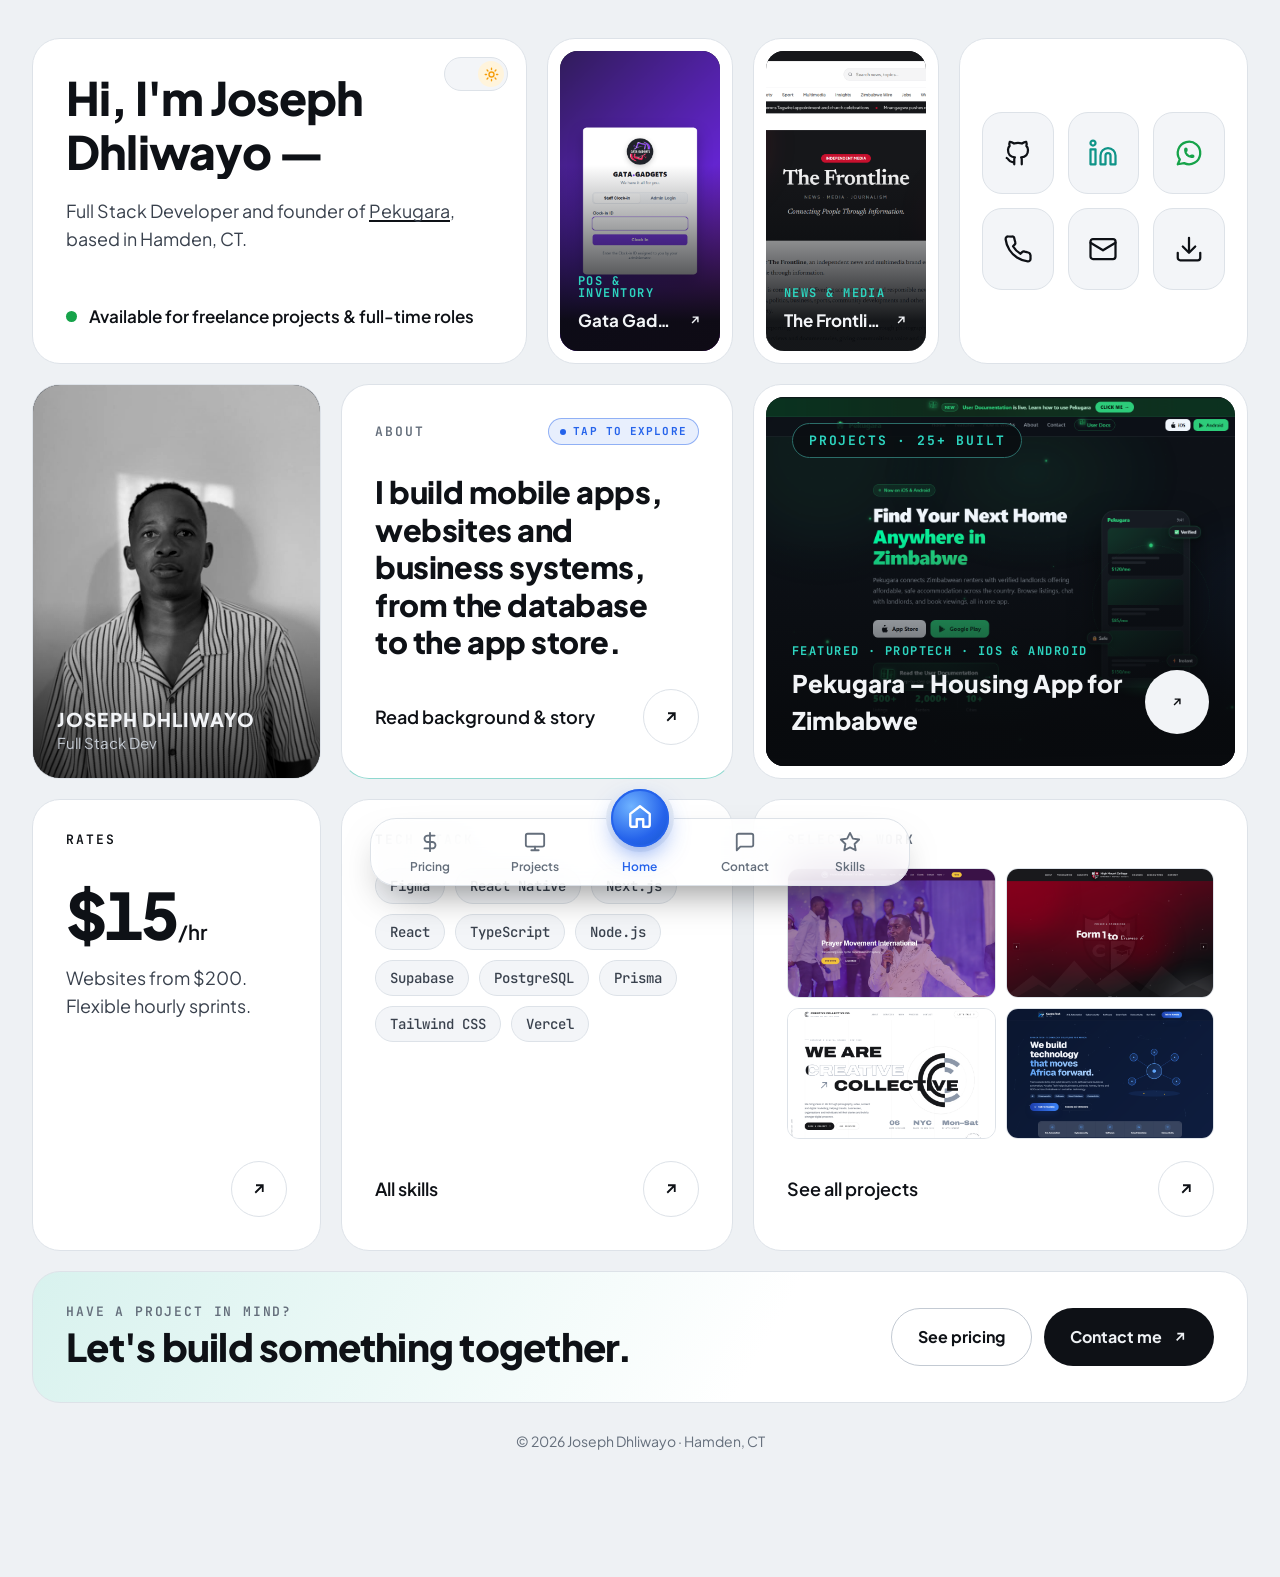
<file: index.html>
<!doctype html>
<html lang="en" data-theme="dark">
<head>
<meta charset="utf-8">
<meta name="viewport" content="width=device-width, initial-scale=1, viewport-fit=cover">
<title>Joseph Dhliwayo</title>
<meta name="description" content="Joseph Dhliwayo is a full stack developer and the founder of Pekugara. He builds mobile apps, websites and business systems.">
<meta name="theme-color" content="#0b0d10">
<link rel="icon" type="image/png" href="/favicon.png">
<link rel="apple-touch-icon" href="/apple-touch-icon.png">
<script>
  // Set the theme before paint so there is no flash; skip the dock intro after the first page.
  (function () {
    var d = document.documentElement, t = null;
    try { t = localStorage.getItem('theme'); } catch (e) {}
    if (!t) t = matchMedia('(prefers-color-scheme: light)').matches ? 'light' : 'dark';
    d.setAttribute('data-theme', t);
    try { if (sessionStorage.getItem('dock')) d.classList.add('dock-seen'); sessionStorage.setItem('dock', 1); } catch (e) {}
  })();
</script>
<link rel="preconnect" href="https://fonts.googleapis.com">
<link rel="preconnect" href="https://fonts.gstatic.com" crossorigin>
<link rel="stylesheet" href="https://fonts.googleapis.com/css2?family=Plus+Jakarta+Sans:wght@400;500;600;700;800&family=JetBrains+Mono:wght@500;600&display=swap">
<link rel="stylesheet" href="styles.css">
</head>
<body>
<div class="wrap">
  <main class="grid home-grid">

    <section class="tile hero">
      <button class="theme" id="theme" type="button" aria-label="Switch light or dark theme">
        <span class="knob">
          <svg class="moon" viewBox="0 0 24 24" fill="none" stroke="currentColor" stroke-width="2.2" stroke-linecap="round" stroke-linejoin="round"><path d="M21 12.8A9 9 0 1 1 11.2 3a7 7 0 0 0 9.8 9.8z"/></svg>
          <svg class="sun" viewBox="0 0 24 24" fill="none" stroke="currentColor" stroke-width="2.2" stroke-linecap="round"><circle cx="12" cy="12" r="4"/><path d="M12 2v2M12 20v2M4.9 4.9l1.4 1.4M17.7 17.7l1.4 1.4M2 12h2M20 12h2M4.9 19.1l1.4-1.4M17.7 6.3l1.4-1.4"/></svg>
        </span>
      </button>
      <div>
        <h1 data-split>Hi, I'm Joseph Dhliwayo —</h1>
        <p>Full Stack Developer and founder of <a href="https://www.pekugara.com" target="_blank" rel="noopener">Pekugara</a>, based in Hamden, CT.</p>
      </div>
      <div class="status"><span class="dot"></span> Available for freelance projects &amp; full-time roles</div>
    </section>

    <a class="tile proj-sm" href="https://gatagadgets.store" target="_blank" rel="noopener">
      <div class="shot">
        <img src="images/gata.png" alt="Gata Gadgets receipts and inventory system" style="object-position: center">
        <div class="kind">POS &amp; Inventory</div>
        <div class="name"><span>Gata Gadgets</span><svg viewBox="0 0 24 24" fill="none" stroke="currentColor" stroke-width="2.4"><path d="M7 17 17 7M8 7h9v9"/></svg></div>
      </div>
    </a>

    <a class="tile proj-sm" href="https://the-frontline.vercel.app" target="_blank" rel="noopener">
      <div class="shot">
        <img src="images/frontline.png" alt="The Frontline news website" style="object-position: center 35%">
        <div class="kind">News &amp; Media</div>
        <div class="name"><span>The Frontline</span><svg viewBox="0 0 24 24" fill="none" stroke="currentColor" stroke-width="2.4"><path d="M7 17 17 7M8 7h9v9"/></svg></div>
      </div>
    </a>

    <nav class="tile socials" aria-label="Contact links">
      <a class="icon-btn" href="https://github.com/JosephDhliwayo" target="_blank" rel="noopener" aria-label="GitHub">
        <svg viewBox="0 0 24 24" fill="none" stroke="currentColor" stroke-width="1.8" stroke-linecap="round" stroke-linejoin="round"><path d="M9 19c-4.3 1.4-4.3-2.5-6-3m12 5v-3.5c0-1 .1-1.4-.5-2 2.8-.3 5.5-1.4 5.5-6a4.6 4.6 0 0 0-1.3-3.2 4.2 4.2 0 0 0-.1-3.2s-1.1-.3-3.5 1.3a12.3 12.3 0 0 0-6.2 0C6.5 2.8 5.4 3.1 5.4 3.1a4.2 4.2 0 0 0-.1 3.2A4.6 4.6 0 0 0 4 9.5c0 4.6 2.7 5.7 5.5 6-.6.6-.6 1.2-.5 2V21"/></svg>
      </a>
      <a class="icon-btn c-teal" href="https://www.linkedin.com/in/joseph-dhliwayo-12b90b17b" target="_blank" rel="noopener" aria-label="LinkedIn">
        <svg viewBox="0 0 24 24" fill="none" stroke="currentColor" stroke-width="1.8" stroke-linecap="round" stroke-linejoin="round"><path d="M16 8a6 6 0 0 1 6 6v7h-4v-7a2 2 0 0 0-4 0v7h-4v-7a6 6 0 0 1 6-6zM2 9h4v12H2z"/><circle cx="4" cy="4" r="2"/></svg>
      </a>
      <a class="icon-btn c-green" href="https://wa.me/12035034159" target="_blank" rel="noopener" aria-label="WhatsApp">
        <svg viewBox="0 0 24 24" fill="none" stroke="currentColor" stroke-width="1.8" stroke-linecap="round" stroke-linejoin="round"><path d="M3 21l1.65-3.8a9 9 0 1 1 3.4 2.9L3 21"/><path d="M9 10a.5.5 0 0 0 1 0V9a.5.5 0 0 0-1 0v1a5 5 0 0 0 5 5h1a.5.5 0 0 0 0-1h-1a.5.5 0 0 0 0 1"/></svg>
      </a>
      <a class="icon-btn" href="tel:+12035034159" aria-label="Call (203) 503-4159">
        <svg viewBox="0 0 24 24" fill="none" stroke="currentColor" stroke-width="1.8" stroke-linecap="round" stroke-linejoin="round"><path d="M22 16.9v3a2 2 0 0 1-2.2 2 19.8 19.8 0 0 1-8.6-3.1 19.5 19.5 0 0 1-6-6A19.8 19.8 0 0 1 2.1 4.2 2 2 0 0 1 4.1 2h3a2 2 0 0 1 2 1.7c.1.9.4 1.8.7 2.7a2 2 0 0 1-.5 2.1L8 9.8a16 16 0 0 0 6 6l1.3-1.3a2 2 0 0 1 2.1-.4c.9.3 1.8.6 2.7.7a2 2 0 0 1 1.7 2z"/></svg>
      </a>
      <a class="icon-btn" href="mailto:mrdhliwayojoseph@gmail.com" aria-label="Email mrdhliwayojoseph@gmail.com">
        <svg viewBox="0 0 24 24" fill="none" stroke="currentColor" stroke-width="1.8" stroke-linecap="round" stroke-linejoin="round"><rect x="2" y="4" width="20" height="16" rx="2"/><path d="m22 7-10 6L2 7"/></svg>
      </a>
      <a class="icon-btn" href="/contact#cv" aria-label="Download my CVs">
        <svg viewBox="0 0 24 24" fill="none" stroke="currentColor" stroke-width="1.8" stroke-linecap="round" stroke-linejoin="round"><path d="M21 15v4a2 2 0 0 1-2 2H5a2 2 0 0 1-2-2v-4M7 10l5 5 5-5M12 15V3"/></svg>
      </a>
    </nav>

    <!-- PHOTO: save your photo as photo.jpg next to this file -->
    <figure class="tile photo">
      <div class="initials">JD</div>
      <img src="photo.jpg" alt="Joseph Dhliwayo" onerror="this.remove()">
      <figcaption class="cap"><b>Joseph Dhliwayo</b><span>Full Stack Dev</span></figcaption>
    </figure>

    <a class="tile about" href="/skills">
      <div class="about-top"><span class="label">About</span><span class="explore"><i></i>Tap to explore</span></div>
      <h2>I build mobile apps, websites and business systems, from the database to the app store.</h2>
      <div class="row-end">Read background &amp; story <span class="arrow"><svg viewBox="0 0 24 24" fill="none" stroke="currentColor" stroke-width="2.4"><path d="M7 17 17 7M8 7h9v9"/></svg></span></div>
    </a>

    <a class="tile feature" href="/projects">
      <div class="shot">
        <img src="images/pekugara.png" alt="Pekugara website">
        <span class="badge">Projects · <span data-count="30">30</span>+ built</span>
        <div class="kind">Featured · Proptech · iOS &amp; Android</div>
        <div class="name"><span>Pekugara – Housing App for Zimbabwe</span><span class="arrow"><svg viewBox="0 0 24 24" fill="none" stroke="currentColor" stroke-width="2.4"><path d="M7 17 17 7M8 7h9v9"/></svg></span></div>
      </div>
    </a>

    <a class="tile rates" href="/pricing">
      <div class="label" style="color:var(--fg)">Rates</div>
      <div class="price">$<span data-count="20">20</span><small>/hr</small></div>
      <p>Websites from $200. Flexible hourly sprints.</p>
      <div class="row-end"><span class="arrow"><svg viewBox="0 0 24 24" fill="none" stroke="currentColor" stroke-width="2.4"><path d="M7 17 17 7M8 7h9v9"/></svg></span></div>
    </a>

    <a class="tile stack" href="/skills">
      <div class="label">Tech stack</div>
      <div class="chips">
        <span class="chip">Figma</span><span class="chip">React Native</span><span class="chip">Next.js</span>
        <span class="chip">React</span><span class="chip">TypeScript</span><span class="chip">Node.js</span>
        <span class="chip">Supabase</span><span class="chip">PostgreSQL</span><span class="chip">Prisma</span>
        <span class="chip">Tailwind CSS</span><span class="chip">Vercel</span>
      </div>
      <div class="row-end">All skills <span class="arrow"><svg viewBox="0 0 24 24" fill="none" stroke="currentColor" stroke-width="2.4"><path d="M7 17 17 7M8 7h9v9"/></svg></span></div>
    </a>

    <a class="tile exp" href="/projects">
      <div class="label">Selected work</div>
      <div class="mini-grid">
        <img src="images/prayer.png" alt="Prayer Movement International" loading="lazy">
        <img src="images/highmount.png" alt="High Mount College" loading="lazy">
        <img src="images/creative.png" alt="Creative Collective Co." loading="lazy">
        <img src="images/kuvaka.png" alt="Kuvaka Tech" loading="lazy">
      </div>
      <div class="row-end">See all projects <span class="arrow"><svg viewBox="0 0 24 24" fill="none" stroke="currentColor" stroke-width="2.4"><path d="M7 17 17 7M8 7h9v9"/></svg></span></div>
    </a>

    <section class="tile cta">
      <div>
        <div class="label">Have a project in mind?</div>
        <h2>Let's build something together.</h2>
      </div>
      <div class="cta-actions">
        <a class="btn ghost" href="/pricing">See pricing</a>
        <a class="btn" href="/contact">Contact me <svg viewBox="0 0 24 24" fill="none" stroke="currentColor" stroke-width="2.4"><path d="M7 17 17 7M8 7h9v9"/></svg></a>
      </div>
    </section>

  </main>
  <footer>© <span id="yr">2026</span> Joseph Dhliwayo · Hamden, CT</footer>
</div>

<nav class="dock" aria-label="Pages">
  <a href="/pricing" data-page="pricing">
    <svg viewBox="0 0 24 24" fill="none" stroke="currentColor" stroke-width="2" stroke-linecap="round" stroke-linejoin="round"><path d="M12 2v20M17 5H9.5a3.5 3.5 0 0 0 0 7h5a3.5 3.5 0 0 1 0 7H6"/></svg>Pricing
  </a>
  <a href="/projects" data-page="projects">
    <svg viewBox="0 0 24 24" fill="none" stroke="currentColor" stroke-width="2" stroke-linecap="round" stroke-linejoin="round"><rect x="2" y="3" width="20" height="14" rx="2"/><path d="M8 21h8M12 17v4"/></svg>Projects
  </a>
  <a href="/" data-page="home" class="home active" aria-current="page">
    <span class="orb"><svg viewBox="0 0 24 24" fill="none" stroke="currentColor" stroke-width="2.2" stroke-linecap="round" stroke-linejoin="round"><path d="m3 10 9-7 9 7v10a2 2 0 0 1-2 2h-4v-7H9v7H5a2 2 0 0 1-2-2z"/></svg></span>Home
  </a>
  <a href="/contact" data-page="contact">
    <svg viewBox="0 0 24 24" fill="none" stroke="currentColor" stroke-width="2" stroke-linecap="round" stroke-linejoin="round"><path d="M21 15a2 2 0 0 1-2 2H7l-4 4V5a2 2 0 0 1 2-2h14a2 2 0 0 1 2 2z"/></svg>Contact
  </a>
  <a href="/skills" data-page="skills">
    <svg viewBox="0 0 24 24" fill="none" stroke="currentColor" stroke-width="2" stroke-linecap="round" stroke-linejoin="round"><path d="m12 2 3.1 6.3 6.9 1-5 4.9 1.2 6.8L12 17.8 5.8 21l1.2-6.8-5-4.9 6.9-1z"/></svg>Skills
  </a>
</nav>

<script src="main.js"></script>
</body>
</html>
</file>
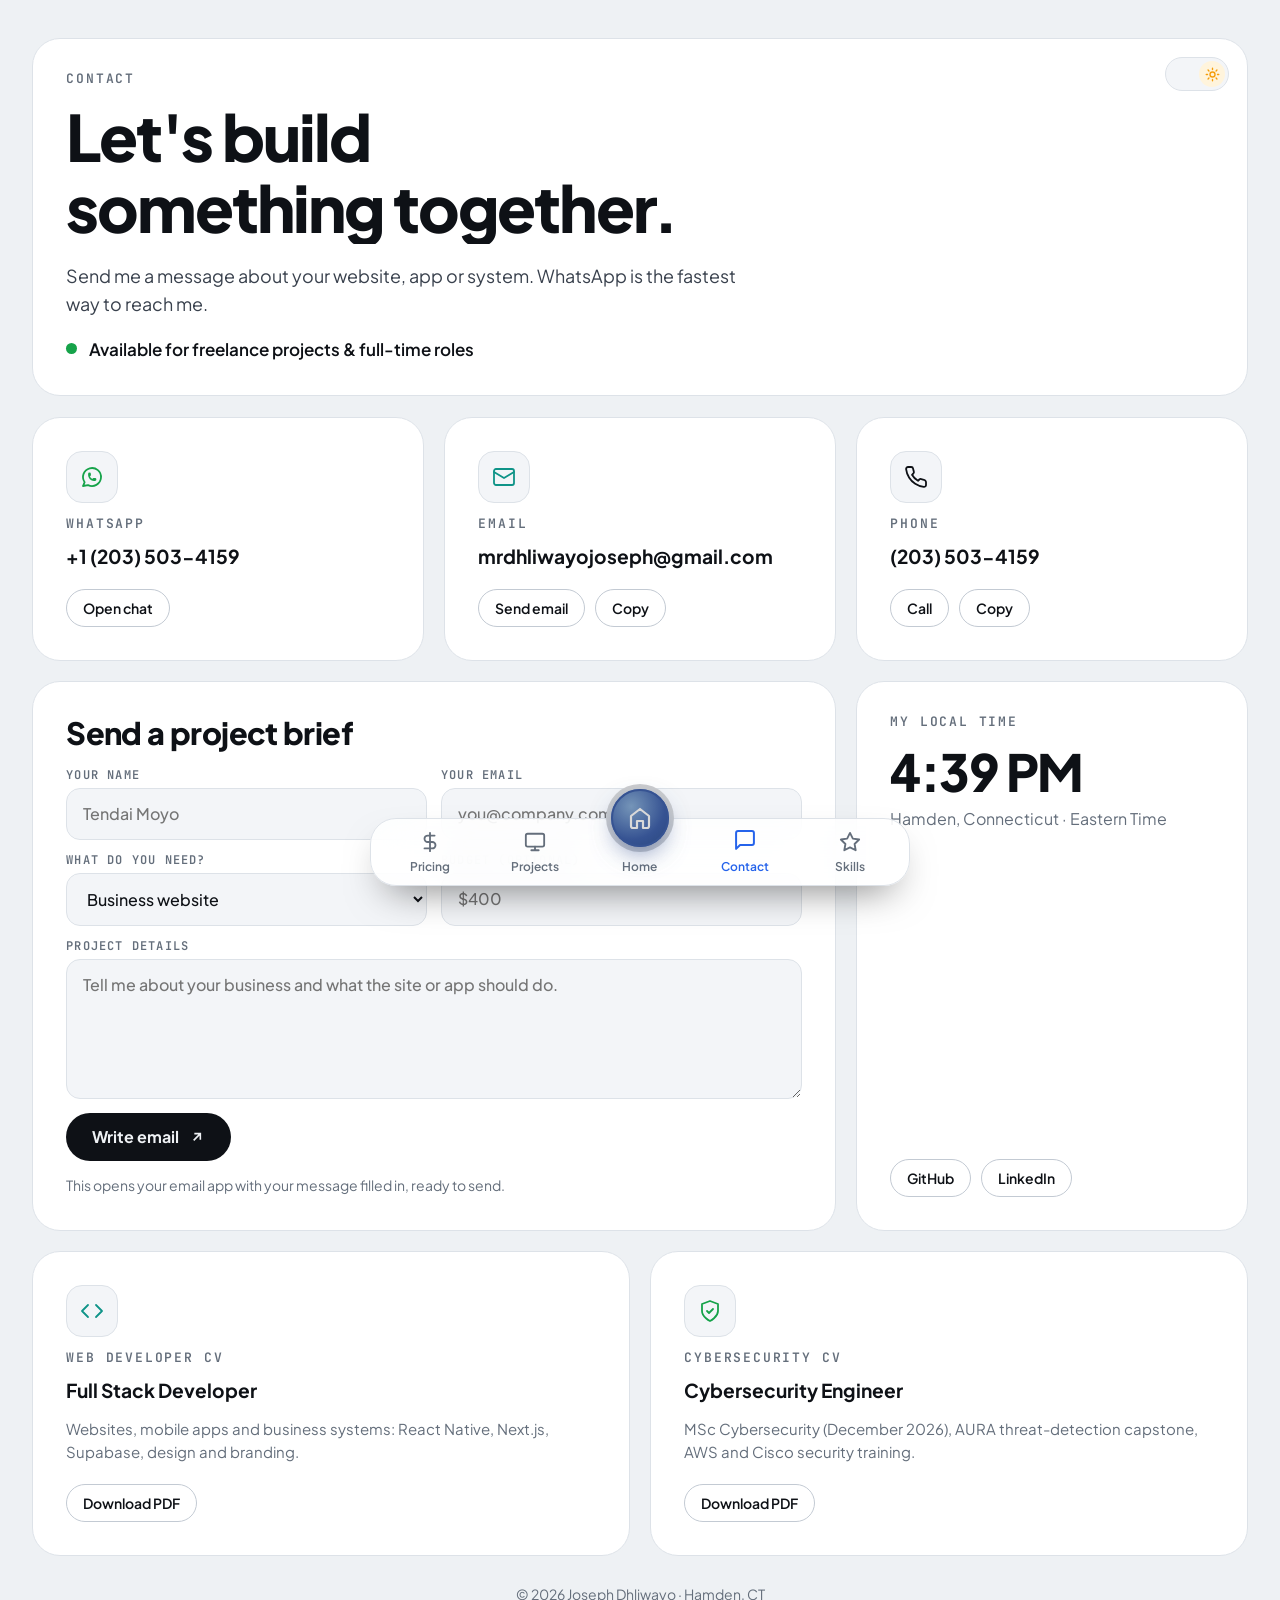
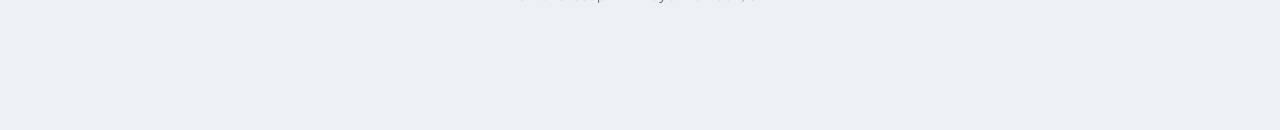
<file: contact.html>
<!doctype html>
<html lang="en" data-theme="dark">
<head>
<meta charset="utf-8">
<meta name="viewport" content="width=device-width, initial-scale=1, viewport-fit=cover">
<title>Contact · Joseph Dhliwayo</title>
<meta name="description" content="Contact Joseph Dhliwayo by WhatsApp, email or phone about your project.">
<meta name="theme-color" content="#0b0d10">
<link rel="icon" type="image/png" href="/favicon.png">
<link rel="apple-touch-icon" href="/apple-touch-icon.png">
<script>
  // Set the theme before paint so there is no flash; skip the dock intro after the first page.
  (function () {
    var d = document.documentElement, t = null;
    try { t = localStorage.getItem('theme'); } catch (e) {}
    if (!t) t = matchMedia('(prefers-color-scheme: light)').matches ? 'light' : 'dark';
    d.setAttribute('data-theme', t);
    try { if (sessionStorage.getItem('dock')) d.classList.add('dock-seen'); sessionStorage.setItem('dock', 1); } catch (e) {}
  })();
</script>
<link rel="preconnect" href="https://fonts.googleapis.com">
<link rel="preconnect" href="https://fonts.gstatic.com" crossorigin>
<link rel="stylesheet" href="https://fonts.googleapis.com/css2?family=Plus+Jakarta+Sans:wght@400;500;600;700;800&family=JetBrains+Mono:wght@500;600&display=swap">
<link rel="stylesheet" href="styles.css">
</head>
<body>
<div class="wrap">
  <main class="grid">

    <section class="tile page-head">
      <button class="theme" id="theme" type="button" aria-label="Switch light or dark theme">
        <span class="knob">
          <svg class="moon" viewBox="0 0 24 24" fill="none" stroke="currentColor" stroke-width="2.2" stroke-linecap="round" stroke-linejoin="round"><path d="M21 12.8A9 9 0 1 1 11.2 3a7 7 0 0 0 9.8 9.8z"/></svg>
          <svg class="sun" viewBox="0 0 24 24" fill="none" stroke="currentColor" stroke-width="2.2" stroke-linecap="round"><circle cx="12" cy="12" r="4"/><path d="M12 2v2M12 20v2M4.9 4.9l1.4 1.4M17.7 17.7l1.4 1.4M2 12h2M20 12h2M4.9 19.1l1.4-1.4M17.7 6.3l1.4-1.4"/></svg>
        </span>
      </button>
      <div class="label">Contact</div>
      <h1 data-split>Let's build something together.</h1>
      <p>Send me a message about your website, app or system. WhatsApp is the fastest way to reach me.</p>
      <div class="status"><span class="dot"></span> Available for freelance projects &amp; full-time roles</div>
    </section>

    <section class="tile c-card">
      <span class="c-icon c-green"><svg viewBox="0 0 24 24" fill="none" stroke="currentColor" stroke-width="1.8" stroke-linecap="round" stroke-linejoin="round"><path d="M3 21l1.65-3.8a9 9 0 1 1 3.4 2.9L3 21"/><path d="M9 10a.5.5 0 0 0 1 0V9a.5.5 0 0 0-1 0v1a5 5 0 0 0 5 5h1a.5.5 0 0 0 0-1h-1a.5.5 0 0 0 0 1"/></svg></span>
      <span class="label">WhatsApp</span>
      <span class="val">+1 (203) 503-4159</span>
      <div class="actions">
        <a class="pill" href="https://wa.me/12035034159" target="_blank" rel="noopener">Open chat</a>
      </div>
    </section>

    <section class="tile c-card">
      <span class="c-icon c-teal"><svg viewBox="0 0 24 24" fill="none" stroke="currentColor" stroke-width="1.8" stroke-linecap="round" stroke-linejoin="round"><rect x="2" y="4" width="20" height="16" rx="2"/><path d="m22 7-10 6L2 7"/></svg></span>
      <span class="label">Email</span>
      <span class="val">mrdhliwayojoseph@gmail.com</span>
      <div class="actions">
        <a class="pill" href="mailto:mrdhliwayojoseph@gmail.com">Send email</a>
        <button class="pill" type="button" data-copy="mrdhliwayojoseph@gmail.com">Copy</button>
      </div>
    </section>

    <section class="tile c-card">
      <span class="c-icon"><svg viewBox="0 0 24 24" fill="none" stroke="currentColor" stroke-width="1.8" stroke-linecap="round" stroke-linejoin="round"><path d="M22 16.9v3a2 2 0 0 1-2.2 2 19.8 19.8 0 0 1-8.6-3.1 19.5 19.5 0 0 1-6-6A19.8 19.8 0 0 1 2.1 4.2 2 2 0 0 1 4.1 2h3a2 2 0 0 1 2 1.7c.1.9.4 1.8.7 2.7a2 2 0 0 1-.5 2.1L8 9.8a16 16 0 0 0 6 6l1.3-1.3a2 2 0 0 1 2.1-.4c.9.3 1.8.6 2.7.7a2 2 0 0 1 1.7 2z"/></svg></span>
      <span class="label">Phone</span>
      <span class="val">(203) 503-4159</span>
      <div class="actions">
        <a class="pill" href="tel:+12035034159">Call</a>
        <button class="pill" type="button" data-copy="+1 203 503 4159">Copy</button>
      </div>
    </section>

    <section class="tile form-tile">
      <h2>Send a project brief</h2>
      <form id="contact-form">
        <div class="field"><label for="name">Your name</label><input id="name" name="name" required autocomplete="name" placeholder="Tendai Moyo"></div>
        <div class="field"><label for="email">Your email</label><input id="email" name="email" type="email" required autocomplete="email" placeholder="you@company.com"></div>
        <div class="field"><label for="topic">What do you need?</label>
          <select id="topic" name="topic">
            <option>Business website</option>
            <option>Landing page</option>
            <option>Web app or system</option>
            <option>Mobile app</option>
            <option>Hourly work</option>
            <option>Full-time role</option>
          </select>
        </div>
        <div class="field"><label for="budget">Budget (optional)</label><input id="budget" name="budget" placeholder="$400"></div>
        <div class="field full"><label for="message">Project details</label><textarea id="message" name="message" required placeholder="Tell me about your business and what the site or app should do."></textarea></div>
        <button class="btn" type="submit">Write email <svg viewBox="0 0 24 24" fill="none" stroke="currentColor" stroke-width="2.4"><path d="M7 17 17 7M8 7h9v9"/></svg></button>
        <p class="form-note">This opens your email app with your message filled in, ready to send.</p>
      </form>
    </section>

    <section class="tile clock-tile">
      <span class="label">My local time</span>
      <div class="clock" id="clock">–</div>
      <p>Hamden, Connecticut · Eastern Time</p>
      <div class="actions" style="display:flex;gap:10px;flex-wrap:wrap;margin-top:auto;padding-top:12px">
        <a class="pill" href="https://github.com/JosephDhliwayo" target="_blank" rel="noopener">GitHub</a>
        <a class="pill" href="https://www.linkedin.com/in/joseph-dhliwayo-12b90b17b" target="_blank" rel="noopener">LinkedIn</a>
      </div>
    </section>

    <section class="tile c-card cv-card" id="cv">
      <span class="c-icon c-teal"><svg viewBox="0 0 24 24" fill="none" stroke="currentColor" stroke-width="1.8" stroke-linecap="round" stroke-linejoin="round"><path d="m16 18 6-6-6-6M8 6l-6 6 6 6"/></svg></span>
      <span class="label">Web Developer CV</span>
      <span class="val">Full Stack Developer</span>
      <p class="cv-desc">Websites, mobile apps and business systems: React Native, Next.js, Supabase, design and branding.</p>
      <div class="actions">
        <a class="pill" href="cv.pdf" download="Joseph Dhliwayo CV - Full Stack Developer.pdf">Download PDF</a>
      </div>
    </section>

    <section class="tile c-card cv-card">
      <span class="c-icon c-green"><svg viewBox="0 0 24 24" fill="none" stroke="currentColor" stroke-width="1.8" stroke-linecap="round" stroke-linejoin="round"><path d="M12 22s8-4 8-10V5l-8-3-8 3v7c0 6 8 10 8 10z"/><path d="m9 12 2 2 4-4"/></svg></span>
      <span class="label">Cybersecurity CV</span>
      <span class="val">Cybersecurity Engineer</span>
      <p class="cv-desc">MSc Cybersecurity (December 2026), AURA threat-detection capstone, AWS and Cisco security training.</p>
      <div class="actions">
        <a class="pill" href="cv-cybersecurity.pdf" download="Joseph Dhliwayo CV - Cybersecurity Engineer.pdf">Download PDF</a>
      </div>
    </section>

  </main>
  <footer>© <span id="yr">2026</span> Joseph Dhliwayo · Hamden, CT</footer>
</div>

<nav class="dock" aria-label="Pages">
  <a href="/pricing" data-page="pricing">
    <svg viewBox="0 0 24 24" fill="none" stroke="currentColor" stroke-width="2" stroke-linecap="round" stroke-linejoin="round"><path d="M12 2v20M17 5H9.5a3.5 3.5 0 0 0 0 7h5a3.5 3.5 0 0 1 0 7H6"/></svg>Pricing
  </a>
  <a href="/projects" data-page="projects">
    <svg viewBox="0 0 24 24" fill="none" stroke="currentColor" stroke-width="2" stroke-linecap="round" stroke-linejoin="round"><rect x="2" y="3" width="20" height="14" rx="2"/><path d="M8 21h8M12 17v4"/></svg>Projects
  </a>
  <a href="/" data-page="home" class="home">
    <span class="orb"><svg viewBox="0 0 24 24" fill="none" stroke="currentColor" stroke-width="2.2" stroke-linecap="round" stroke-linejoin="round"><path d="m3 10 9-7 9 7v10a2 2 0 0 1-2 2h-4v-7H9v7H5a2 2 0 0 1-2-2z"/></svg></span>Home
  </a>
  <a href="/contact" data-page="contact" class="active" aria-current="page">
    <svg viewBox="0 0 24 24" fill="none" stroke="currentColor" stroke-width="2" stroke-linecap="round" stroke-linejoin="round"><path d="M21 15a2 2 0 0 1-2 2H7l-4 4V5a2 2 0 0 1 2-2h14a2 2 0 0 1 2 2z"/></svg>Contact
  </a>
  <a href="/skills" data-page="skills">
    <svg viewBox="0 0 24 24" fill="none" stroke="currentColor" stroke-width="2" stroke-linecap="round" stroke-linejoin="round"><path d="m12 2 3.1 6.3 6.9 1-5 4.9 1.2 6.8L12 17.8 5.8 21l1.2-6.8-5-4.9 6.9-1z"/></svg>Skills
  </a>
</nav>

<script src="main.js"></script>
</body>
</html>
</file>
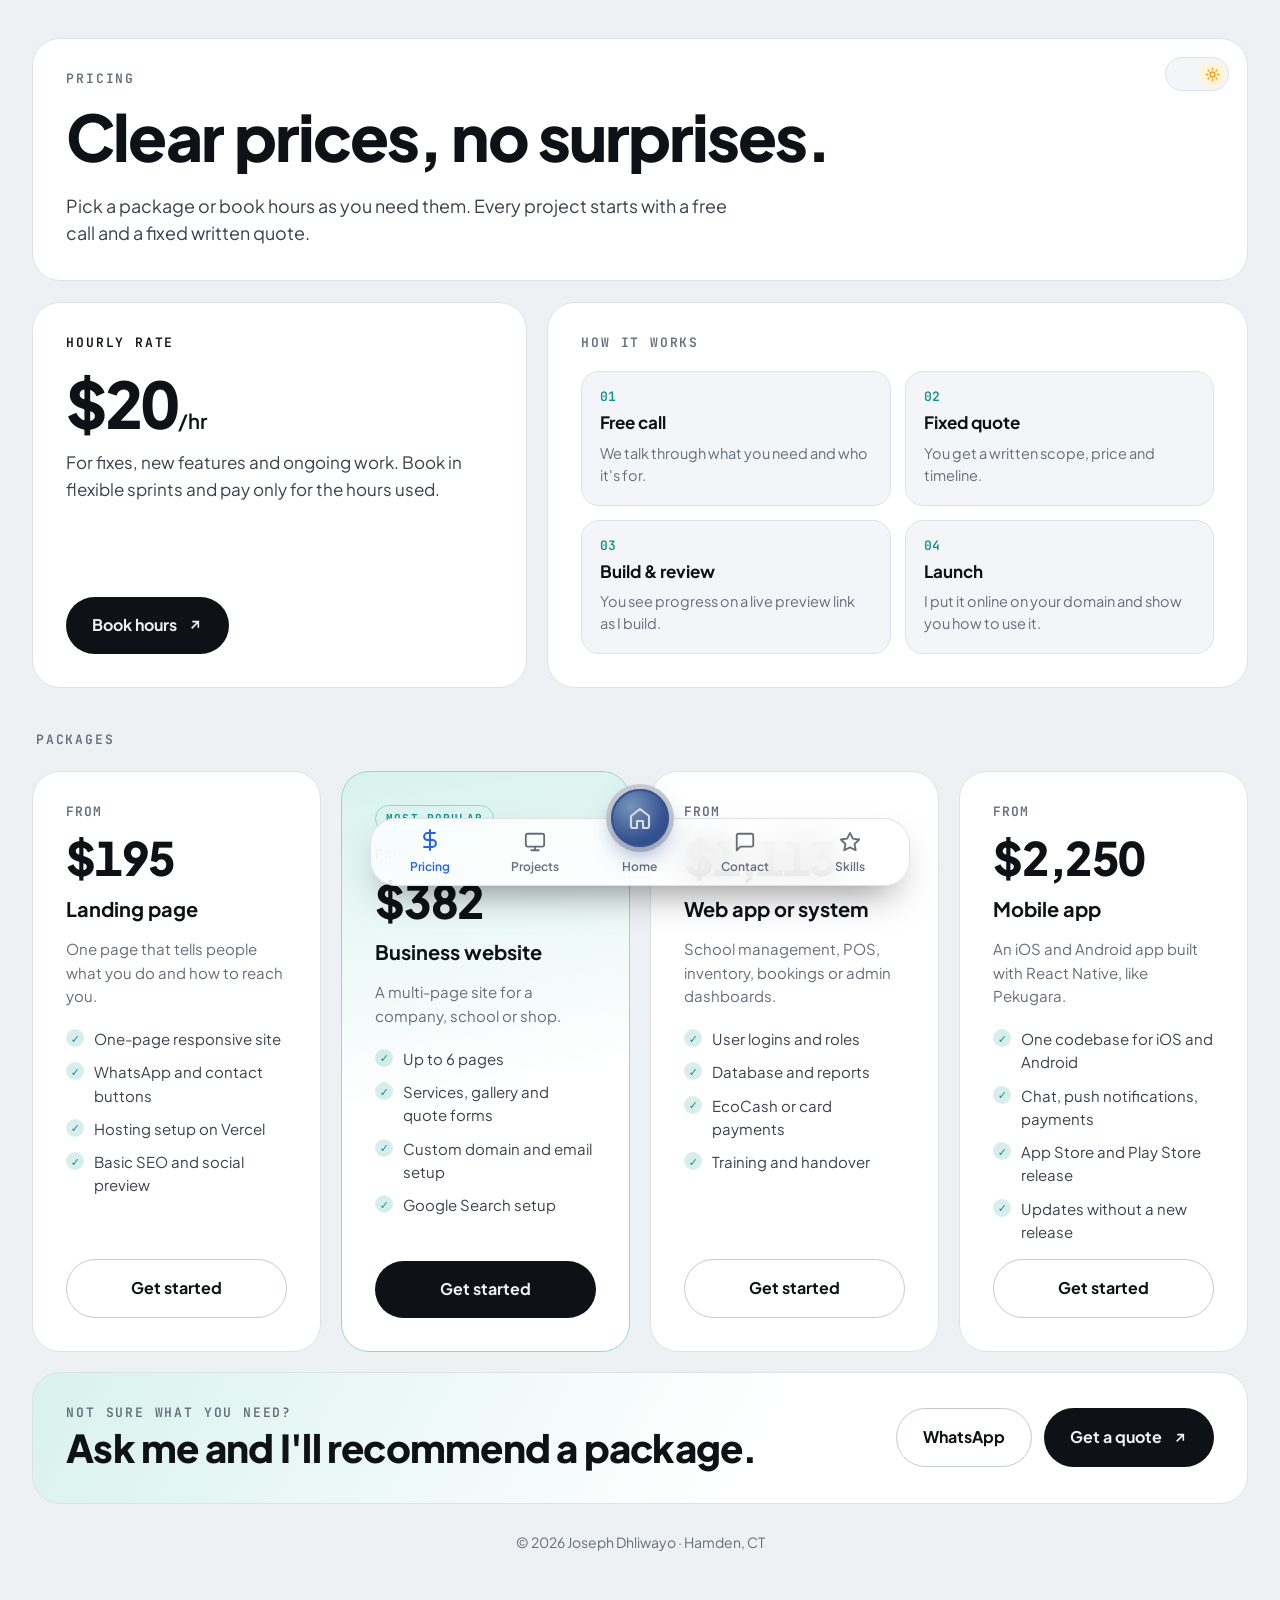
<file: pricing.html>
<!doctype html>
<html lang="en" data-theme="dark">
<head>
<meta charset="utf-8">
<meta name="viewport" content="width=device-width, initial-scale=1, viewport-fit=cover">
<title>Pricing · Joseph Dhliwayo</title>
<meta name="description" content="Hourly rate and website, web app and mobile app packages from Joseph Dhliwayo.">
<meta name="theme-color" content="#0b0d10">
<link rel="icon" type="image/png" href="/favicon.png">
<link rel="apple-touch-icon" href="/apple-touch-icon.png">
<script>
  // Set the theme before paint so there is no flash; skip the dock intro after the first page.
  (function () {
    var d = document.documentElement, t = null;
    try { t = localStorage.getItem('theme'); } catch (e) {}
    if (!t) t = matchMedia('(prefers-color-scheme: light)').matches ? 'light' : 'dark';
    d.setAttribute('data-theme', t);
    try { if (sessionStorage.getItem('dock')) d.classList.add('dock-seen'); sessionStorage.setItem('dock', 1); } catch (e) {}
  })();
</script>
<link rel="preconnect" href="https://fonts.googleapis.com">
<link rel="preconnect" href="https://fonts.gstatic.com" crossorigin>
<link rel="stylesheet" href="https://fonts.googleapis.com/css2?family=Plus+Jakarta+Sans:wght@400;500;600;700;800&family=JetBrains+Mono:wght@500;600&display=swap">
<link rel="stylesheet" href="styles.css">
</head>
<body>
<div class="wrap">
  <main class="grid">

    <section class="tile page-head">
      <button class="theme" id="theme" type="button" aria-label="Switch light or dark theme">
        <span class="knob">
          <svg class="moon" viewBox="0 0 24 24" fill="none" stroke="currentColor" stroke-width="2.2" stroke-linecap="round" stroke-linejoin="round"><path d="M21 12.8A9 9 0 1 1 11.2 3a7 7 0 0 0 9.8 9.8z"/></svg>
          <svg class="sun" viewBox="0 0 24 24" fill="none" stroke="currentColor" stroke-width="2.2" stroke-linecap="round"><circle cx="12" cy="12" r="4"/><path d="M12 2v2M12 20v2M4.9 4.9l1.4 1.4M17.7 17.7l1.4 1.4M2 12h2M20 12h2M4.9 19.1l1.4-1.4M17.7 6.3l1.4-1.4"/></svg>
        </span>
      </button>
      <div class="label">Pricing</div>
      <h1 data-split>Clear prices, no surprises.</h1>
      <p>Pick a package or book hours as you need them. Every project starts with a free call and a fixed written quote.</p>
    </section>

    <section class="tile hourly">
      <div class="label" style="color:var(--fg)">Hourly rate</div>
      <div class="price">$<span data-count="20">20</span><small>/hr</small></div>
      <p>For fixes, new features and ongoing work. Book in flexible sprints and pay only for the hours used.</p>
      <div class="cta-actions" style="margin-top:auto">
        <a class="btn" href="/contact">Book hours <svg viewBox="0 0 24 24" fill="none" stroke="currentColor" stroke-width="2.4"><path d="M7 17 17 7M8 7h9v9"/></svg></a>
      </div>
    </section>

    <section class="tile steps">
      <div class="label">How it works</div>
      <ol>
        <li><b>Free call</b><span>We talk through what you need and who it's for.</span></li>
        <li><b>Fixed quote</b><span>You get a written scope, price and timeline.</span></li>
        <li><b>Build &amp; review</b><span>You see progress on a live preview link as I build.</span></li>
        <li><b>Launch</b><span>I put it online on your domain and show you how to use it.</span></li>
      </ol>
    </section>

    <div class="section-label"><span class="label">Packages</span></div>

    <section class="tile plan">
      <span class="from">From</span>
      <div class="amount">$<span data-count="200">200</span></div>
      <h2>Landing page</h2>
      <p>One page that tells people what you do and how to reach you.</p>
      <ul>
        <li>One-page responsive site</li>
        <li>WhatsApp and contact buttons</li>
        <li>Hosting setup on Vercel</li>
        <li>Basic SEO and social preview</li>
      </ul>
      <a class="btn ghost" href="/contact">Get started</a>
    </section>

    <section class="tile plan pop">
      <span class="tag">Most popular</span>
      <span class="from">From</span>
      <div class="amount">$<span data-count="400">400</span></div>
      <h2>Business website</h2>
      <p>A multi-page site for a company, school or shop.</p>
      <ul>
        <li>Up to 6 pages</li>
        <li>Services, gallery and quote forms</li>
        <li>Custom domain and email setup</li>
        <li>Google Search setup</li>
      </ul>
      <a class="btn" href="/contact">Get started</a>
    </section>

    <section class="tile plan">
      <span class="from">From</span>
      <div class="amount">$<span data-count="1200">1200</span></div>
      <h2>Web app or system</h2>
      <p>School management, POS, inventory, bookings or admin dashboards.</p>
      <ul>
        <li>User logins and roles</li>
        <li>Database and reports</li>
        <li>EcoCash or card payments</li>
        <li>Training and handover</li>
      </ul>
      <a class="btn ghost" href="/contact">Get started</a>
    </section>

    <section class="tile plan">
      <span class="from">From</span>
      <div class="amount">$<span data-count="2500">2500</span></div>
      <h2>Mobile app</h2>
      <p>An iOS and Android app built with React Native, like Pekugara.</p>
      <ul>
        <li>One codebase for iOS and Android</li>
        <li>Chat, push notifications, payments</li>
        <li>App Store and Play Store release</li>
        <li>Updates without a new release</li>
      </ul>
      <a class="btn ghost" href="/contact">Get started</a>
    </section>

    <section class="tile cta">
      <div>
        <div class="label">Not sure what you need?</div>
        <h2>Ask me and I'll recommend a package.</h2>
      </div>
      <div class="cta-actions">
        <a class="btn ghost" href="https://wa.me/12035034159" target="_blank" rel="noopener">WhatsApp</a>
        <a class="btn" href="/contact">Get a quote <svg viewBox="0 0 24 24" fill="none" stroke="currentColor" stroke-width="2.4"><path d="M7 17 17 7M8 7h9v9"/></svg></a>
      </div>
    </section>

  </main>
  <footer>© <span id="yr">2026</span> Joseph Dhliwayo · Hamden, CT</footer>
</div>

<nav class="dock" aria-label="Pages">
  <a href="/pricing" data-page="pricing" class="active" aria-current="page">
    <svg viewBox="0 0 24 24" fill="none" stroke="currentColor" stroke-width="2" stroke-linecap="round" stroke-linejoin="round"><path d="M12 2v20M17 5H9.5a3.5 3.5 0 0 0 0 7h5a3.5 3.5 0 0 1 0 7H6"/></svg>Pricing
  </a>
  <a href="/projects" data-page="projects">
    <svg viewBox="0 0 24 24" fill="none" stroke="currentColor" stroke-width="2" stroke-linecap="round" stroke-linejoin="round"><rect x="2" y="3" width="20" height="14" rx="2"/><path d="M8 21h8M12 17v4"/></svg>Projects
  </a>
  <a href="/" data-page="home" class="home">
    <span class="orb"><svg viewBox="0 0 24 24" fill="none" stroke="currentColor" stroke-width="2.2" stroke-linecap="round" stroke-linejoin="round"><path d="m3 10 9-7 9 7v10a2 2 0 0 1-2 2h-4v-7H9v7H5a2 2 0 0 1-2-2z"/></svg></span>Home
  </a>
  <a href="/contact" data-page="contact">
    <svg viewBox="0 0 24 24" fill="none" stroke="currentColor" stroke-width="2" stroke-linecap="round" stroke-linejoin="round"><path d="M21 15a2 2 0 0 1-2 2H7l-4 4V5a2 2 0 0 1 2-2h14a2 2 0 0 1 2 2z"/></svg>Contact
  </a>
  <a href="/skills" data-page="skills">
    <svg viewBox="0 0 24 24" fill="none" stroke="currentColor" stroke-width="2" stroke-linecap="round" stroke-linejoin="round"><path d="m12 2 3.1 6.3 6.9 1-5 4.9 1.2 6.8L12 17.8 5.8 21l1.2-6.8-5-4.9 6.9-1z"/></svg>Skills
  </a>
</nav>

<script src="main.js"></script>
</body>
</html>
</file>
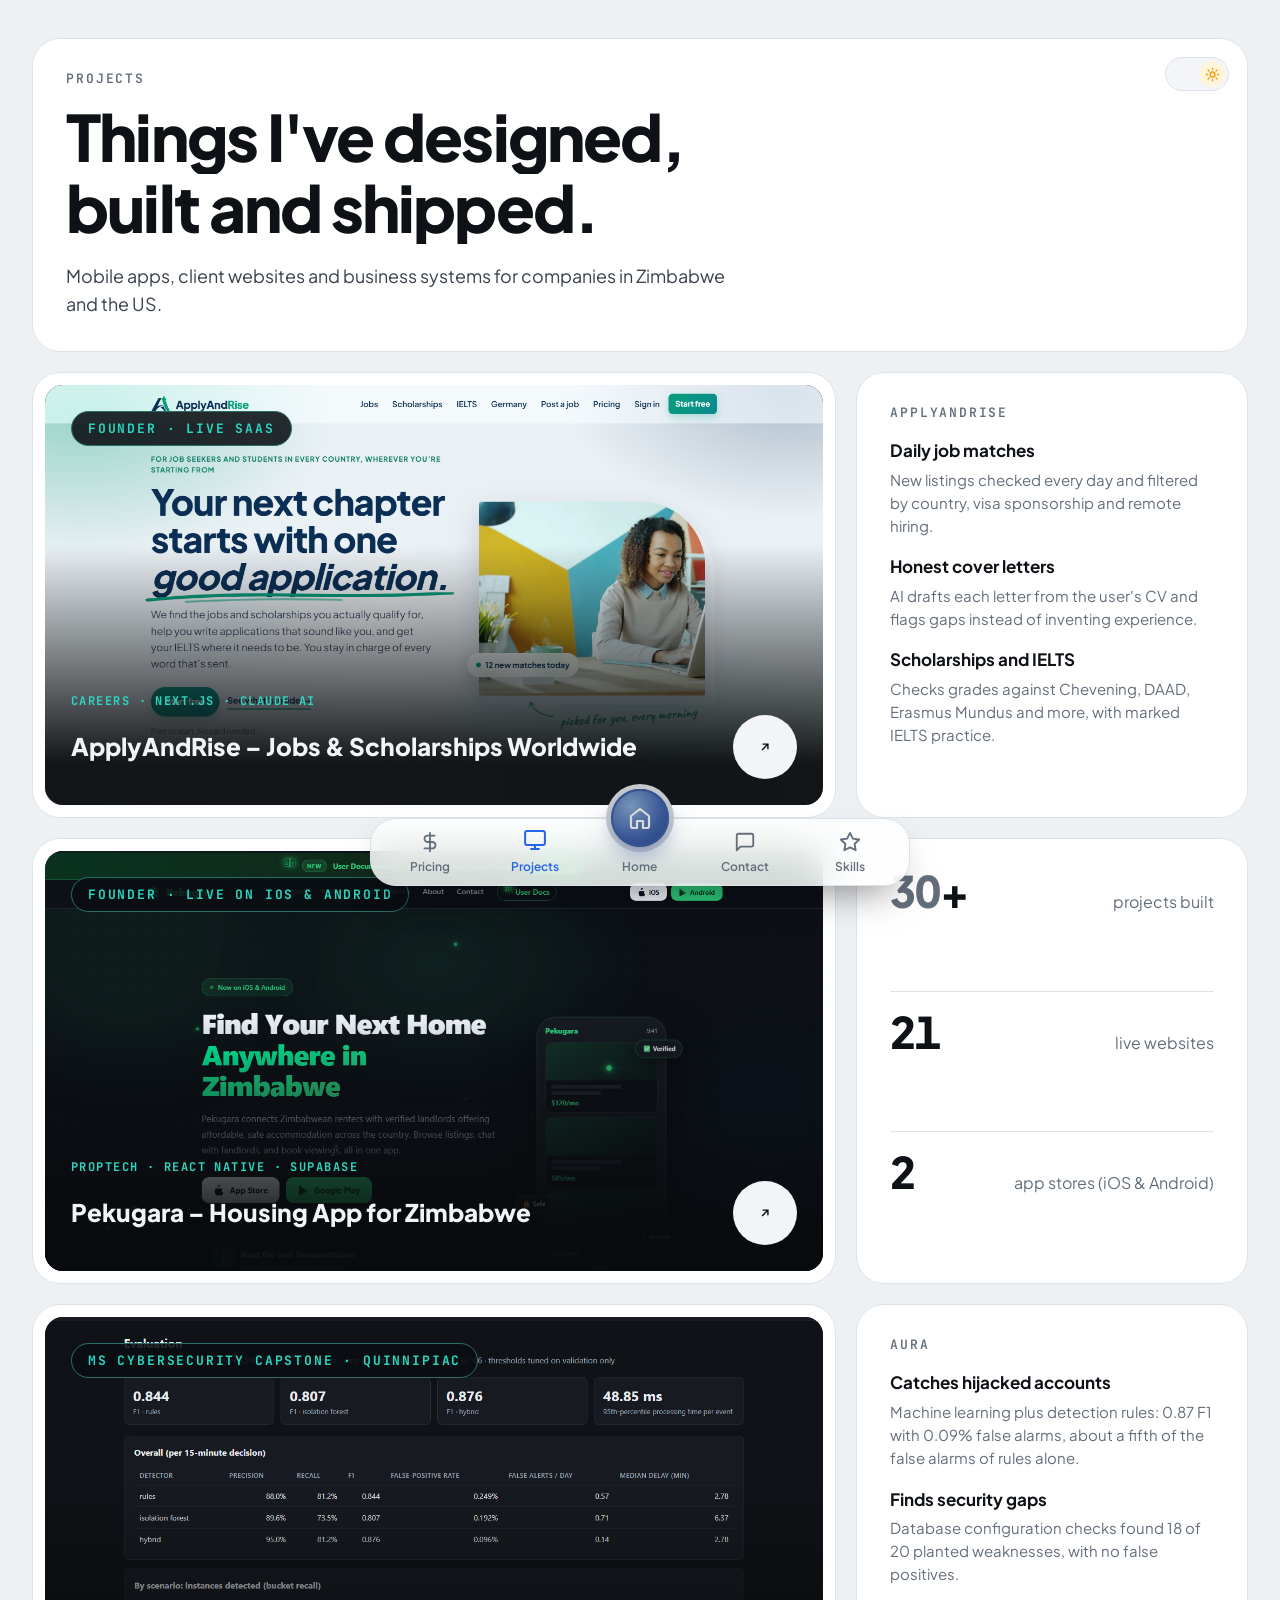
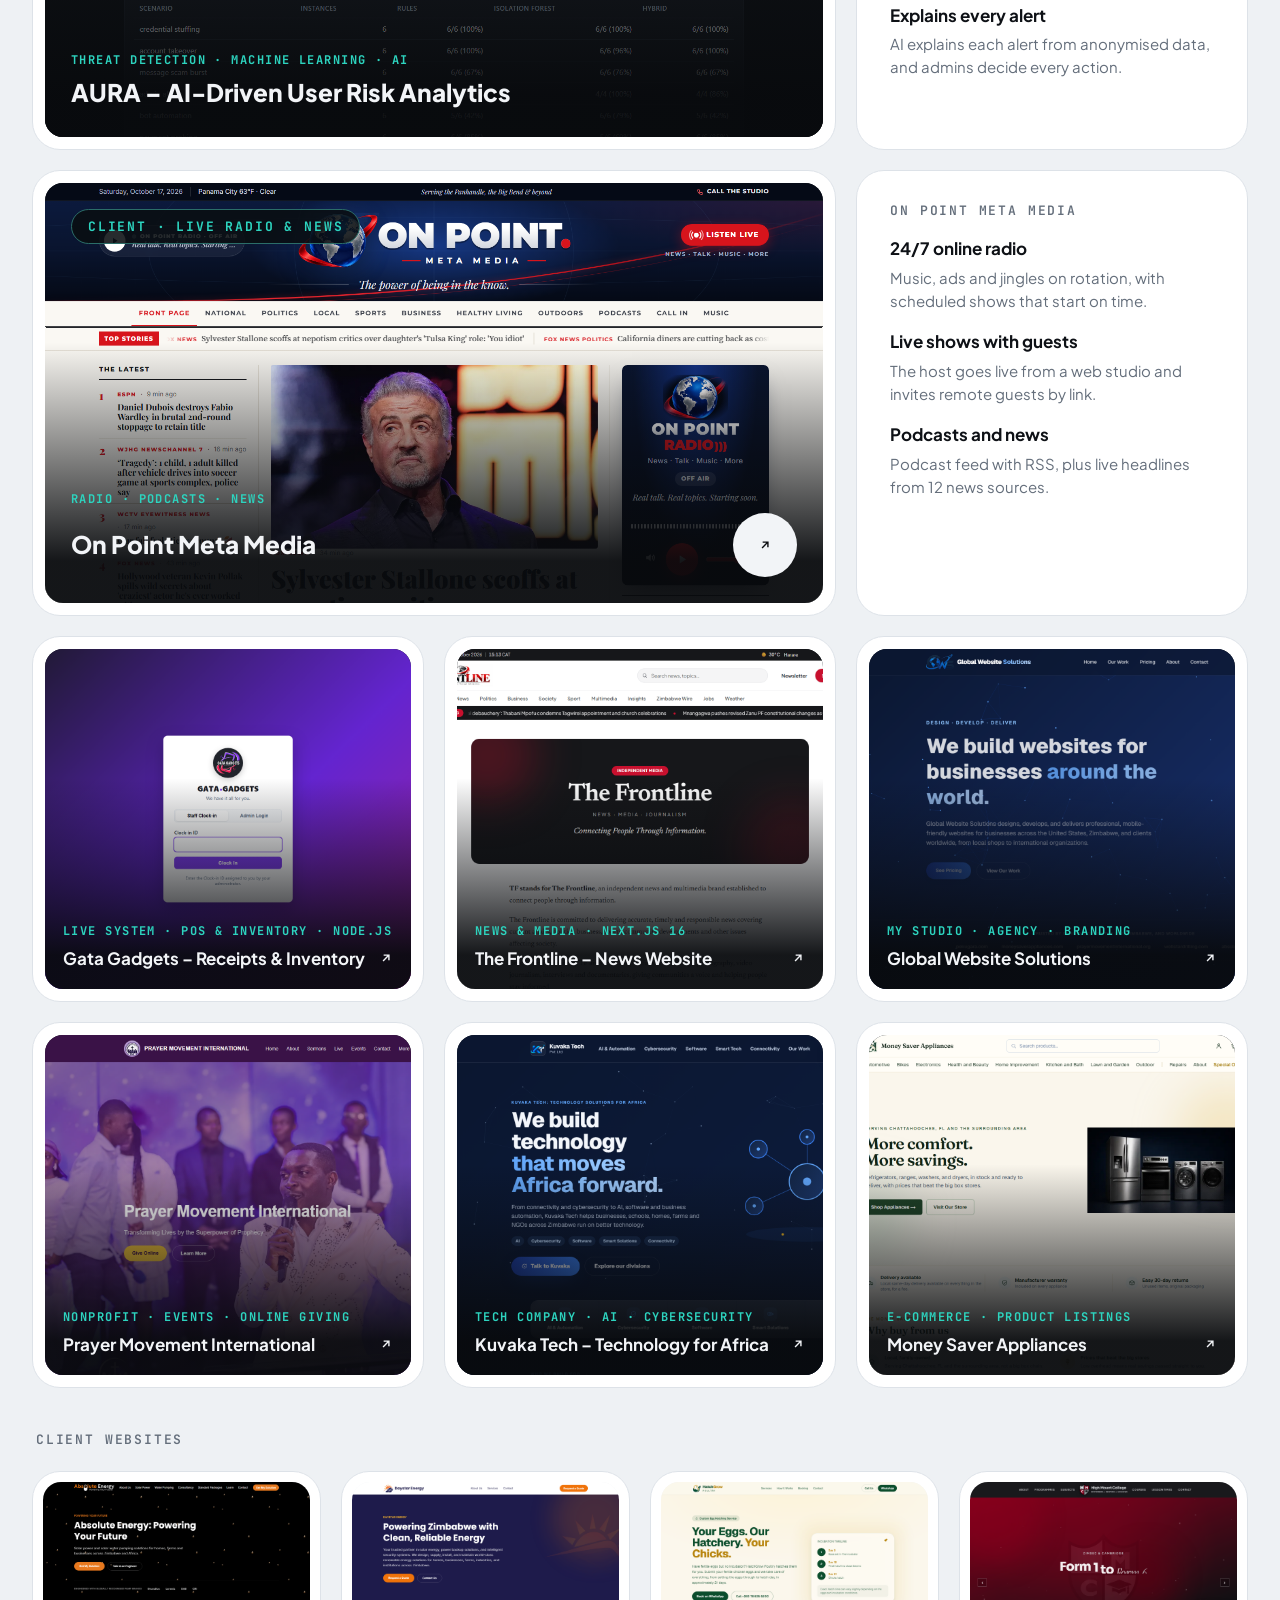
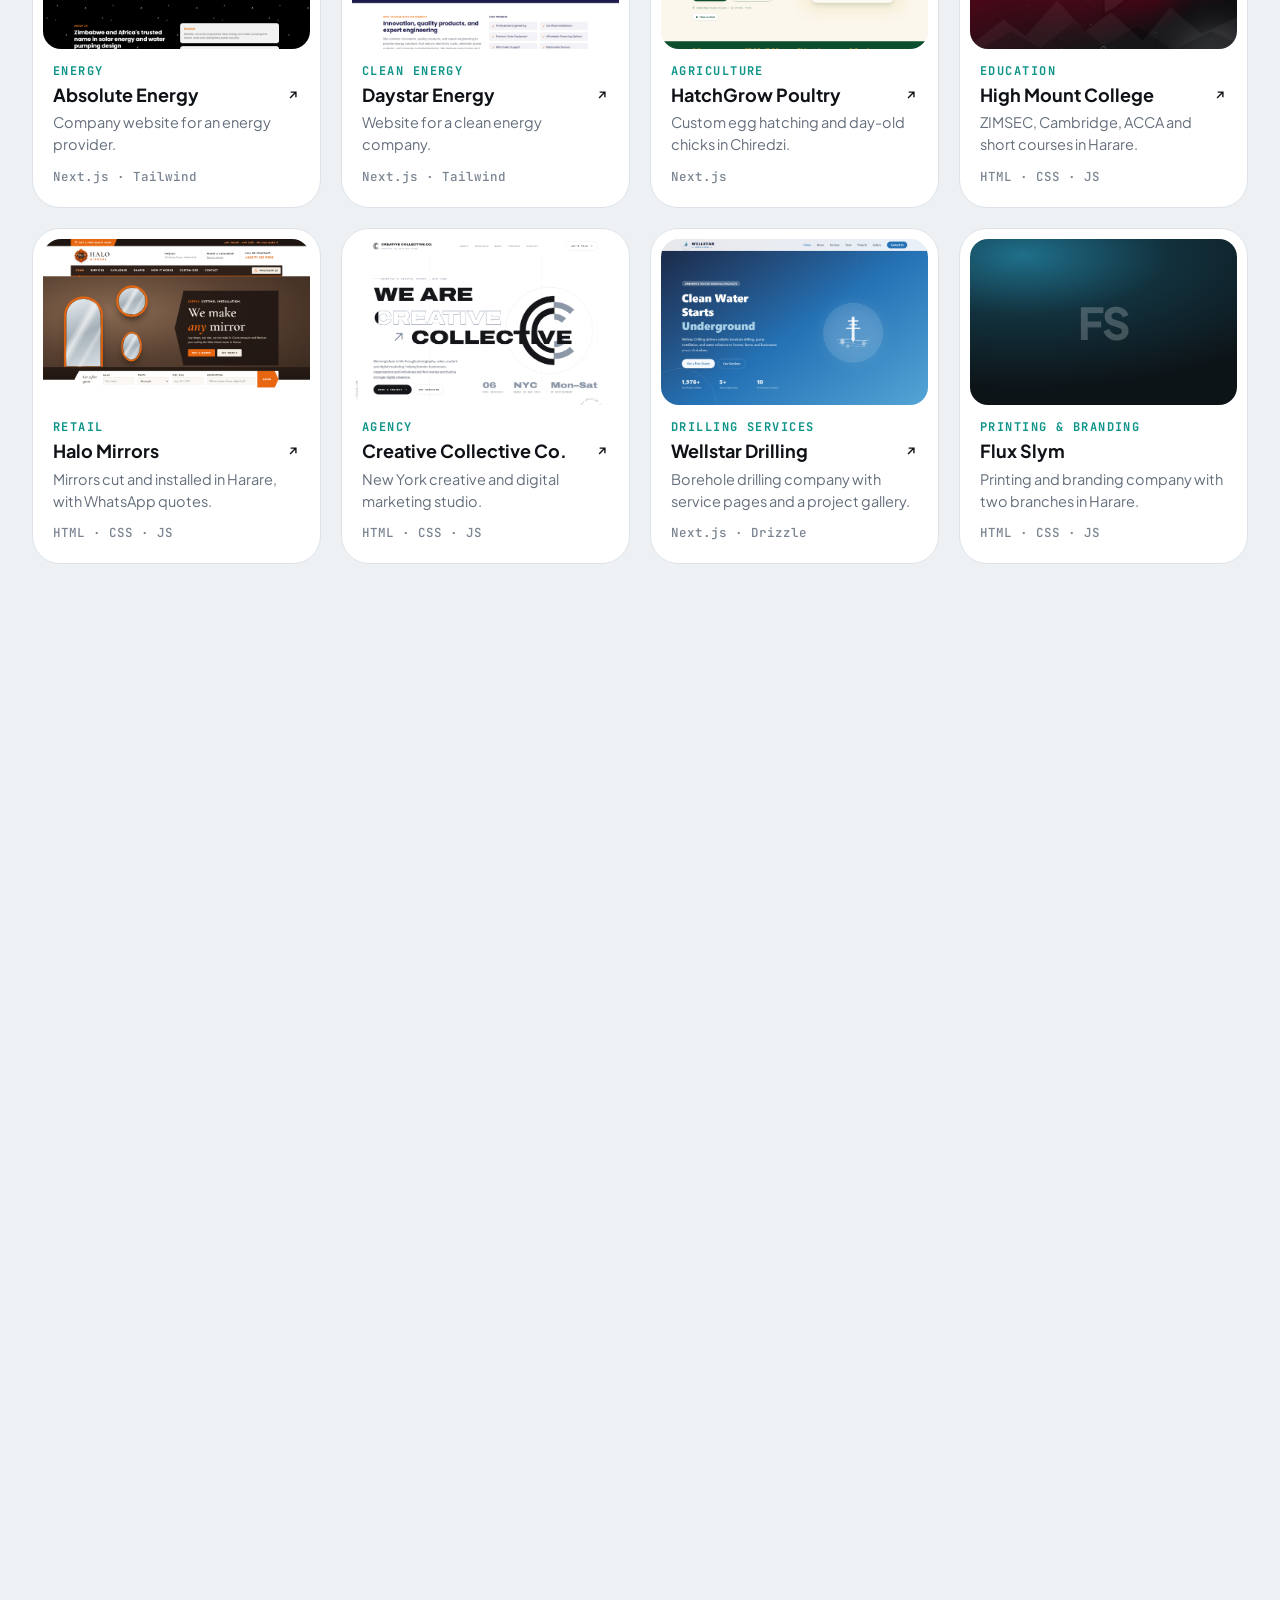
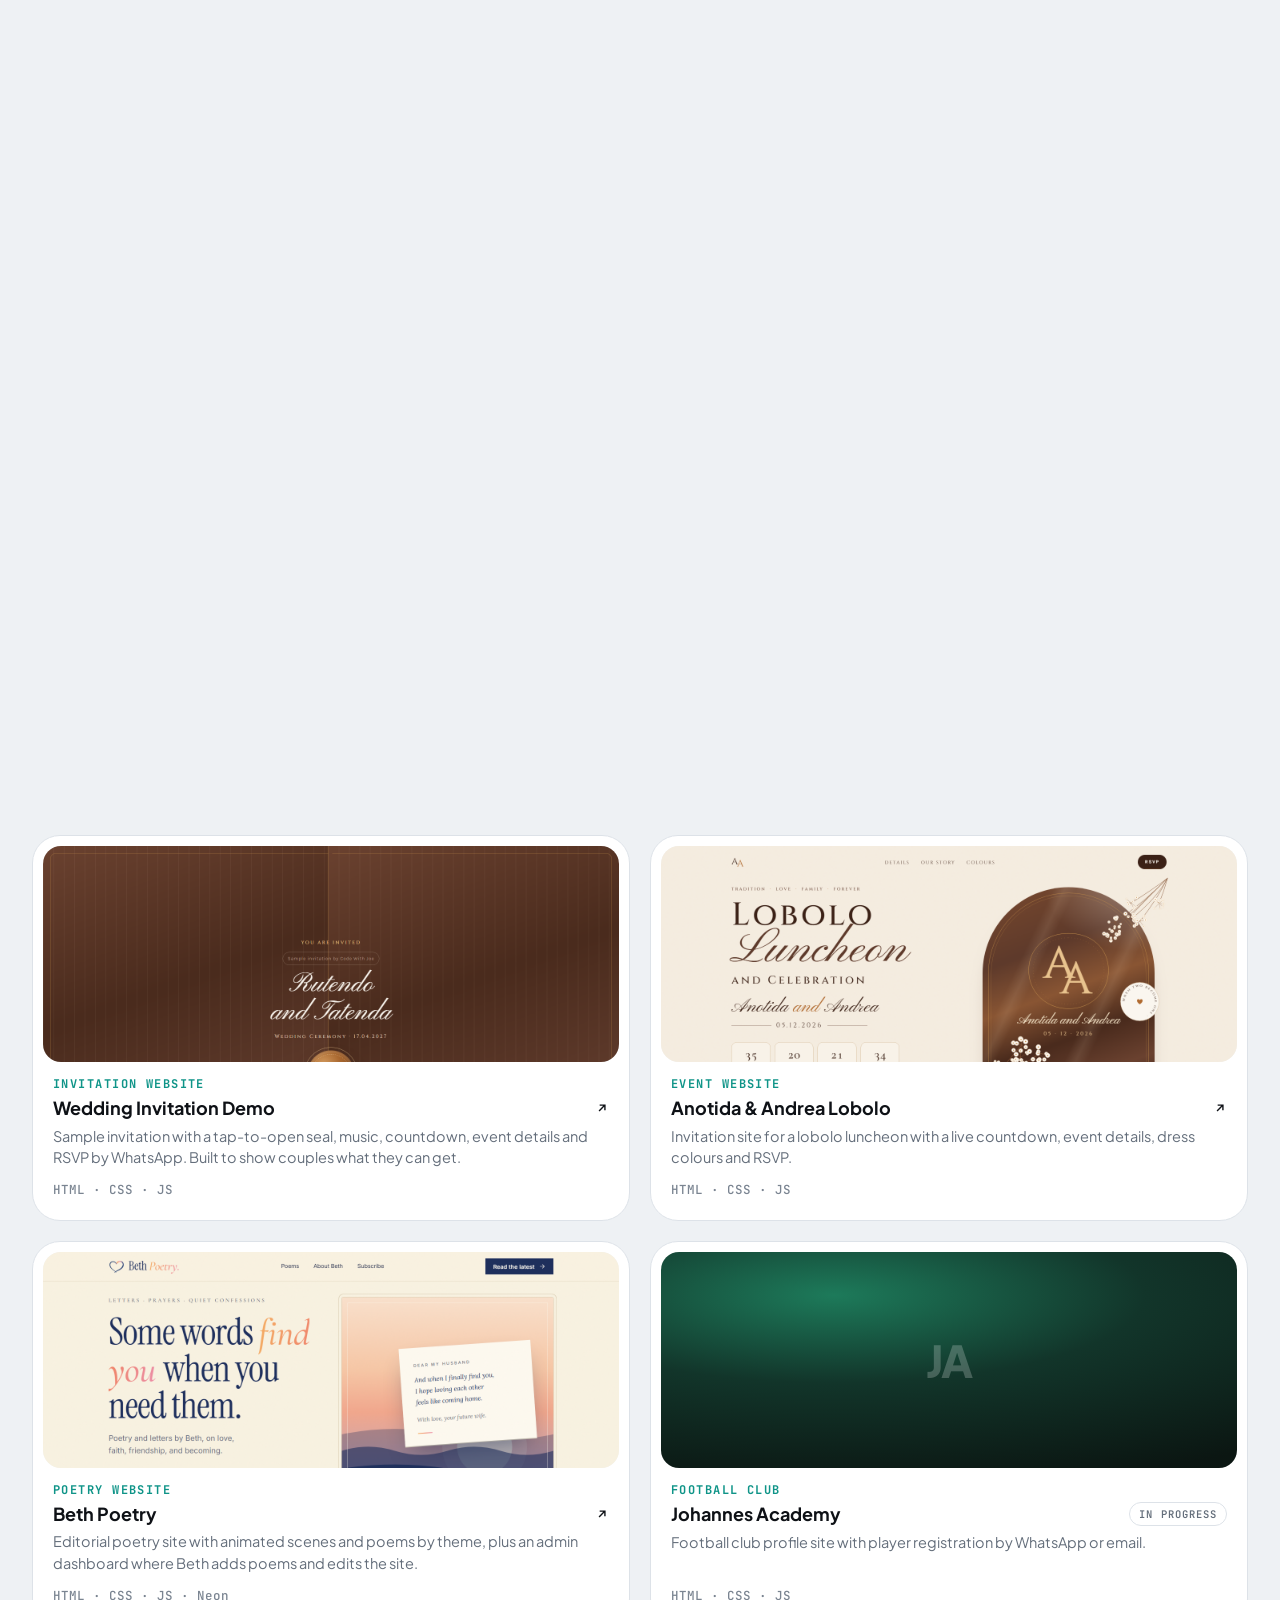
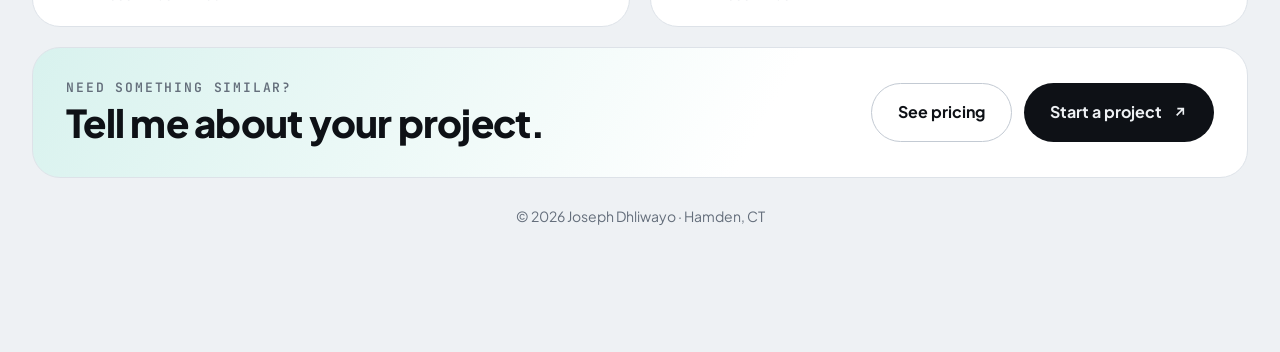
<file: projects.html>
<!doctype html>
<html lang="en" data-theme="dark">
<head>
<meta charset="utf-8">
<meta name="viewport" content="width=device-width, initial-scale=1, viewport-fit=cover">
<title>Projects · Joseph Dhliwayo</title>
<meta name="description" content="Mobile apps, client websites and business systems built by Joseph Dhliwayo.">
<meta name="theme-color" content="#0b0d10">
<link rel="icon" type="image/png" href="/favicon.png">
<link rel="apple-touch-icon" href="/apple-touch-icon.png">
<script>
  // Set the theme before paint so there is no flash; skip the dock intro after the first page.
  (function () {
    var d = document.documentElement, t = null;
    try { t = localStorage.getItem('theme'); } catch (e) {}
    if (!t) t = matchMedia('(prefers-color-scheme: light)').matches ? 'light' : 'dark';
    d.setAttribute('data-theme', t);
    try { if (sessionStorage.getItem('dock')) d.classList.add('dock-seen'); sessionStorage.setItem('dock', 1); } catch (e) {}
  })();
</script>
<link rel="preconnect" href="https://fonts.googleapis.com">
<link rel="preconnect" href="https://fonts.gstatic.com" crossorigin>
<link rel="stylesheet" href="https://fonts.googleapis.com/css2?family=Plus+Jakarta+Sans:wght@400;500;600;700;800&family=JetBrains+Mono:wght@500;600&display=swap">
<link rel="stylesheet" href="styles.css">
</head>
<body>
<div class="wrap">
  <main class="grid">

    <section class="tile page-head">
      <button class="theme" id="theme" type="button" aria-label="Switch light or dark theme">
        <span class="knob">
          <svg class="moon" viewBox="0 0 24 24" fill="none" stroke="currentColor" stroke-width="2.2" stroke-linecap="round" stroke-linejoin="round"><path d="M21 12.8A9 9 0 1 1 11.2 3a7 7 0 0 0 9.8 9.8z"/></svg>
          <svg class="sun" viewBox="0 0 24 24" fill="none" stroke="currentColor" stroke-width="2.2" stroke-linecap="round"><circle cx="12" cy="12" r="4"/><path d="M12 2v2M12 20v2M4.9 4.9l1.4 1.4M17.7 17.7l1.4 1.4M2 12h2M20 12h2M4.9 19.1l1.4-1.4M17.7 6.3l1.4-1.4"/></svg>
        </span>
      </button>
      <div class="label">Projects</div>
      <h1 data-split>Things I've designed, built and shipped.</h1>
      <p>Mobile apps, client websites and business systems for companies in Zimbabwe and the US.</p>
    </section>

    <a class="tile feature wide" href="https://applyandrise.com" target="_blank" rel="noopener">
      <div class="shot">
        <img src="images/applyandrise.png" alt="ApplyAndRise jobs and scholarships website" style="object-position: center top">
        <span class="badge">Founder · Live SaaS</span>
        <div class="kind">Careers · Next.js · Claude AI</div>
        <div class="name"><span>ApplyAndRise – Jobs &amp; Scholarships Worldwide</span><span class="arrow"><svg viewBox="0 0 24 24" fill="none" stroke="currentColor" stroke-width="2.4"><path d="M7 17 17 7M8 7h9v9"/></svg></span></div>
      </div>
    </a>

    <section class="tile comp side">
      <div class="label">ApplyAndRise</div>
      <ul>
        <li><b>Daily job matches</b><span>New listings checked every day and filtered by country, visa sponsorship and remote hiring.</span></li>
        <li><b>Honest cover letters</b><span>AI drafts each letter from the user's CV and flags gaps instead of inventing experience.</span></li>
        <li><b>Scholarships and IELTS</b><span>Checks grades against Chevening, DAAD, Erasmus Mundus and more, with marked IELTS practice.</span></li>
      </ul>
    </section>

    <a class="tile feature wide" href="https://www.pekugara.com" target="_blank" rel="noopener">
      <div class="shot">
        <img src="images/pekugara.png" alt="Pekugara website">
        <span class="badge">Founder · Live on iOS &amp; Android</span>
        <div class="kind">Proptech · React Native · Supabase</div>
        <div class="name"><span>Pekugara – Housing App for Zimbabwe</span><span class="arrow"><svg viewBox="0 0 24 24" fill="none" stroke="currentColor" stroke-width="2.4"><path d="M7 17 17 7M8 7h9v9"/></svg></span></div>
      </div>
    </a>

    <section class="tile stats">
      <div class="stat"><b><span data-count="30">30</span>+</b><span>projects built</span></div>
      <div class="stat"><b data-count="21">21</b><span>live websites</span></div>
      <div class="stat"><b data-count="2">2</b><span>app stores (iOS &amp; Android)</span></div>
    </section>

    <div class="tile feature wide">
      <div class="shot">
        <img src="images/aura.png" alt="AURA evaluation dashboard showing detection results" style="object-position: center 22%">
        <span class="badge">MS Cybersecurity capstone · Quinnipiac</span>
        <div class="kind">Threat detection · Machine learning · AI</div>
        <div class="name"><span>AURA – AI-Driven User Risk Analytics</span></div>
      </div>
    </div>

    <section class="tile comp side">
      <div class="label">AURA</div>
      <ul>
        <li><b>Catches hijacked accounts</b><span>Machine learning plus detection rules: 0.87 F1 with 0.09% false alarms, about a fifth of the false alarms of rules alone.</span></li>
        <li><b>Finds security gaps</b><span>Database configuration checks found 18 of 20 planted weaknesses, with no false positives.</span></li>
        <li><b>Explains every alert</b><span>AI explains each alert from anonymised data, and admins decide every action.</span></li>
      </ul>
    </section>

    <a class="tile feature wide" href="https://onpointmetamedia.com" target="_blank" rel="noopener">
      <div class="shot">
        <img src="images/onpoint.png" alt="On Point Meta Media website" style="object-position: center top">
        <span class="badge">Client · Live radio &amp; news</span>
        <div class="kind">Radio · Podcasts · News</div>
        <div class="name"><span>On Point Meta Media</span><span class="arrow"><svg viewBox="0 0 24 24" fill="none" stroke="currentColor" stroke-width="2.4"><path d="M7 17 17 7M8 7h9v9"/></svg></span></div>
      </div>
    </a>

    <section class="tile comp side">
      <div class="label">On Point Meta Media</div>
      <ul>
        <li><b>24/7 online radio</b><span>Music, ads and jingles on rotation, with scheduled shows that start on time.</span></li>
        <li><b>Live shows with guests</b><span>The host goes live from a web studio and invites remote guests by link.</span></li>
        <li><b>Podcasts and news</b><span>Podcast feed with RSS, plus live headlines from 12 news sources.</span></li>
      </ul>
    </section>

    <a class="tile proj-sm wide" href="https://gatagadgets.store" target="_blank" rel="noopener">
      <div class="shot">
        <img src="images/gata.png" alt="Gata Gadgets receipts and inventory system" style="object-position: center">
        <div class="kind">Live system · POS &amp; Inventory · Node.js</div>
        <div class="name"><span>Gata Gadgets – Receipts &amp; Inventory</span><svg viewBox="0 0 24 24" fill="none" stroke="currentColor" stroke-width="2.4"><path d="M7 17 17 7M8 7h9v9"/></svg></div>
      </div>
    </a>

    <a class="tile proj-sm wide" href="https://thefrontlinezw.com" target="_blank" rel="noopener">
      <div class="shot">
        <img src="images/frontline.png" alt="The Frontline news website" style="object-position: center 35%">
        <div class="kind">News &amp; Media · Next.js 16</div>
        <div class="name"><span>The Frontline – News Website</span><svg viewBox="0 0 24 24" fill="none" stroke="currentColor" stroke-width="2.4"><path d="M7 17 17 7M8 7h9v9"/></svg></div>
      </div>
    </a>

    <a class="tile proj-sm wide" href="https://globalwebsitesolutions.com" target="_blank" rel="noopener">
      <div class="shot">
        <img src="images/gws.png" alt="Global Website Solutions website">
        <div class="kind">My studio · Agency · Branding</div>
        <div class="name"><span>Global Website Solutions</span><svg viewBox="0 0 24 24" fill="none" stroke="currentColor" stroke-width="2.4"><path d="M7 17 17 7M8 7h9v9"/></svg></div>
      </div>
    </a>

    <a class="tile proj-sm wide" href="https://www.prayermovementinternational.org" target="_blank" rel="noopener">
      <div class="shot">
        <img src="images/prayer.png" alt="Prayer Movement International website">
        <div class="kind">Nonprofit · Events · Online giving</div>
        <div class="name"><span>Prayer Movement International</span><svg viewBox="0 0 24 24" fill="none" stroke="currentColor" stroke-width="2.4"><path d="M7 17 17 7M8 7h9v9"/></svg></div>
      </div>
    </a>

    <a class="tile proj-sm wide" href="https://kuvaka.tech" target="_blank" rel="noopener">
      <div class="shot">
        <img src="images/kuvaka.png" alt="Kuvaka Tech website">
        <div class="kind">Tech company · AI · Cybersecurity</div>
        <div class="name"><span>Kuvaka Tech – Technology for Africa</span><svg viewBox="0 0 24 24" fill="none" stroke="currentColor" stroke-width="2.4"><path d="M7 17 17 7M8 7h9v9"/></svg></div>
      </div>
    </a>

    <a class="tile proj-sm wide" href="https://moneysaverappliances.com" target="_blank" rel="noopener">
      <div class="shot">
        <img src="images/moneysaver.png" alt="Money Saver Appliances website" style="object-position: center 30%">
        <div class="kind">E-commerce · Product listings</div>
        <div class="name"><span>Money Saver Appliances</span><svg viewBox="0 0 24 24" fill="none" stroke="currentColor" stroke-width="2.4"><path d="M7 17 17 7M8 7h9v9"/></svg></div>
      </div>
    </a>

    <div class="section-label"><span class="label">Client websites</span></div>

    <a class="tile work" href="https://absolute-energy-website.vercel.app" target="_blank" rel="noopener">
      <div class="thumb"><img src="images/absolute.png" alt="Absolute Energy website" loading="lazy"></div>
      <div class="meta"><span class="kind">Energy</span><h3>Absolute Energy<svg viewBox="0 0 24 24" fill="none" stroke="currentColor" stroke-width="2.4"><path d="M7 17 17 7M8 7h9v9"/></svg></h3><p>Company website for an energy provider.</p><span class="tags">Next.js · Tailwind</span></div>
    </a>
    <a class="tile work" href="https://daystar-energy.vercel.app" target="_blank" rel="noopener">
      <div class="thumb"><img src="images/daystar.png" alt="Daystar Energy website" loading="lazy"></div>
      <div class="meta"><span class="kind">Clean energy</span><h3>Daystar Energy<svg viewBox="0 0 24 24" fill="none" stroke="currentColor" stroke-width="2.4"><path d="M7 17 17 7M8 7h9v9"/></svg></h3><p>Website for a clean energy company.</p><span class="tags">Next.js · Tailwind</span></div>
    </a>
    <a class="tile work" href="https://hatchgrow-poultry.vercel.app" target="_blank" rel="noopener">
      <div class="thumb"><img src="images/hatchgrow.png" alt="HatchGrow Poultry website" loading="lazy"></div>
      <div class="meta"><span class="kind">Agriculture</span><h3>HatchGrow Poultry<svg viewBox="0 0 24 24" fill="none" stroke="currentColor" stroke-width="2.4"><path d="M7 17 17 7M8 7h9v9"/></svg></h3><p>Custom egg hatching and day-old chicks in Chiredzi.</p><span class="tags">Next.js</span></div>
    </a>
    <a class="tile work" href="https://highmountcollege.com" target="_blank" rel="noopener">
      <div class="thumb"><img src="images/highmount.png" alt="High Mount College website" loading="lazy"></div>
      <div class="meta"><span class="kind">Education</span><h3>High Mount College<svg viewBox="0 0 24 24" fill="none" stroke="currentColor" stroke-width="2.4"><path d="M7 17 17 7M8 7h9v9"/></svg></h3><p>ZIMSEC, Cambridge, ACCA and short courses in Harare.</p><span class="tags">HTML · CSS · JS</span></div>
    </a>
    <a class="tile work" href="https://halo-mirrors.vercel.app" target="_blank" rel="noopener">
      <div class="thumb"><img src="images/halo.png" alt="Halo Mirrors website" loading="lazy"></div>
      <div class="meta"><span class="kind">Retail</span><h3>Halo Mirrors<svg viewBox="0 0 24 24" fill="none" stroke="currentColor" stroke-width="2.4"><path d="M7 17 17 7M8 7h9v9"/></svg></h3><p>Mirrors cut and installed in Harare, with WhatsApp quotes.</p><span class="tags">HTML · CSS · JS</span></div>
    </a>
    <a class="tile work" href="https://www.creativecollectivecoo.com" target="_blank" rel="noopener">
      <div class="thumb"><img src="images/creative.png" alt="Creative Collective Co. website" loading="lazy"></div>
      <div class="meta"><span class="kind">Agency</span><h3>Creative Collective Co.<svg viewBox="0 0 24 24" fill="none" stroke="currentColor" stroke-width="2.4"><path d="M7 17 17 7M8 7h9v9"/></svg></h3><p>New York creative and digital marketing studio.</p><span class="tags">HTML · CSS · JS</span></div>
    </a>
    <a class="tile work" href="https://wellstardrilling.com" target="_blank" rel="noopener">
      <div class="thumb"><img src="images/wellstar.png" alt="Wellstar Drilling website" loading="lazy"></div>
      <div class="meta"><span class="kind">Drilling services</span><h3>Wellstar Drilling<svg viewBox="0 0 24 24" fill="none" stroke="currentColor" stroke-width="2.4"><path d="M7 17 17 7M8 7h9v9"/></svg></h3><p>Borehole drilling company with service pages and a project gallery.</p><span class="tags">Next.js · Drizzle</span></div>
    </a>
    <div class="tile work">
      <div class="thumb ph ph-a"><span class="mono">FS</span></div>
      <div class="meta"><span class="kind">Printing &amp; Branding</span><h3>Flux Slym</h3><p>Printing and branding company with two branches in Harare.</p><span class="tags">HTML · CSS · JS</span></div>
    </div>

    <div class="section-label"><span class="label">Platforms &amp; apps</span></div>

    <a class="tile work half" href="https://campus-circle-snowy.vercel.app" target="_blank" rel="noopener">
      <div class="thumb"><img src="images/campuscircle.png" alt="Campus Circle student app" loading="lazy"></div>
      <div class="meta"><span class="kind">Student app</span><h3>Campus Circle<svg viewBox="0 0 24 24" fill="none" stroke="currentColor" stroke-width="2.4"><path d="M7 17 17 7M8 7h9v9"/></svg></h3><p>Quinnipiac students post small plans, like lunch, study sessions or a game, and others ask to join. Includes chat and an installable app.</p><span class="tags">Next.js · Supabase · PWA</span></div>
    </a>
    <a class="tile work half" href="https://global-social-affair.vercel.app" target="_blank" rel="noopener">
      <div class="thumb"><img src="images/gsa.png" alt="Global Social Affair website" loading="lazy"></div>
      <div class="meta"><span class="kind">Dating platform</span><h3>Global Social Affair<svg viewBox="0 0 24 24" fill="none" stroke="currentColor" stroke-width="2.4"><path d="M7 17 17 7M8 7h9v9"/></svg></h3><p>International dating with profiles, discovery filters, mutual matches, chat, blocking and reporting.</p><span class="tags">Next.js · Neon</span></div>
    </a>
    <a class="tile work half" href="https://betamotors.vercel.app" target="_blank" rel="noopener">
      <div class="thumb"><img src="images/betamotors.png" alt="Beta Motors app sign-in screen" loading="lazy" style="object-position: center"></div>
      <div class="meta"><span class="kind">Car trading app</span><h3>Beta Motors<span class="private">Private</span></h3><p>Deal tracker for a car-trading business: leads, stock and profit, installable on phones.</p><span class="tags">Next.js · Neon · PWA</span></div>
    </a>
    <a class="tile work half" href="https://whatsapp-transfer-bot.vercel.app" target="_blank" rel="noopener">
      <div class="thumb"><img src="images/transferbot.png" alt="WhatsApp transfer bot test chat" loading="lazy"></div>
      <div class="meta"><span class="kind">Fintech bot</span><h3>WhatsApp Transfer Bot<svg viewBox="0 0 24 24" fill="none" stroke="currentColor" stroke-width="2.4"><path d="M7 17 17 7M8 7h9v9"/></svg></h3><p>Broker deposits, withdrawals and wallet exchanges over WhatsApp, via EcoCash, InnBucks and OneMoney.</p><span class="tags">Node.js · Twilio · Redis</span></div>
    </a>

    <div class="section-label"><span class="label">Business systems</span></div>

    <a class="tile work third" href="https://supasave-grill.vercel.app" target="_blank" rel="noopener">
      <div class="thumb"><img src="images/supasave.png" alt="Supasave Grill restaurant website" loading="lazy"></div>
      <div class="meta"><span class="kind">Restaurant</span><h3>Supasave Grill<svg viewBox="0 0 24 24" fill="none" stroke="currentColor" stroke-width="2.4"><path d="M7 17 17 7M8 7h9v9"/></svg></h3><p>Website for a Bulawayo grill, plus a staff system for sales, kitchen orders, stock, shifts and reports across branches.</p><span class="tags">Next.js · Supabase</span></div>
    </a>
    <div class="tile work third">
      <div class="thumb"><img src="images/kuvakaadmin.png" alt="Kuvaka Tech admin sign-in" loading="lazy" style="object-position: center"></div>
      <div class="meta"><span class="kind">Billing system</span><h3>Kuvaka Admin<span class="private">Private</span></h3><p>Hosting billing for Kuvaka Tech clients: monthly payments, a client portal, reminders, and sites that go offline after a grace period and come back when paid.</p><span class="tags">Next.js · Neon · Vercel API</span></div>
    </div>
    <div class="tile work third">
      <div class="thumb ph ph-c"><span class="mono">CC</span></div>
      <div class="meta"><span class="kind">Council portal</span><h3>Chiredzi Connect<span class="private">In progress</span></h3><p>Portal for residents to report problems to Chiredzi Town Council and follow them through to a fix.</p><span class="tags">React · Vite · Supabase</span></div>
    </div>
    <div class="tile work half">
      <div class="thumb ph ph-c"><span class="mono">SMS</span></div>
      <div class="meta"><span class="kind">School SaaS</span><h3>Melbourne Academy SMS<span class="private">Private</span></h3><p>Students, attendance, grades and fees for a school in Chiredzi.</p><span class="tags">Next.js · Prisma</span></div>
    </div>
    <div class="tile work half">
      <div class="thumb ph ph-d"><span class="mono">$↔</span></div>
      <div class="meta"><span class="kind">Fintech bot</span><h3>WhatsApp Remit Bot<span class="private">In dev</span></h3><p>WhatsApp chatbot for PayPal and EcoCash exchange quotes.</p><span class="tags">Next.js · Prisma</span></div>
    </div>

    <div class="section-label"><span class="label">Personal &amp; event sites</span></div>

    <a class="tile work half" href="https://codewithjoe-wedding.vercel.app" target="_blank" rel="noopener">
      <div class="thumb"><img src="images/weddingdemo.png" alt="Sample wedding invitation website" loading="lazy"></div>
      <div class="meta"><span class="kind">Invitation website</span><h3>Wedding Invitation Demo<svg viewBox="0 0 24 24" fill="none" stroke="currentColor" stroke-width="2.4"><path d="M7 17 17 7M8 7h9v9"/></svg></h3><p>Sample invitation with a tap-to-open seal, music, countdown, event details and RSVP by WhatsApp. Built to show couples what they can get.</p><span class="tags">HTML · CSS · JS</span></div>
    </a>
    <a class="tile work half" href="https://anotida-andrea.vercel.app" target="_blank" rel="noopener">
      <div class="thumb"><img src="images/lobolo.png" alt="Anotida and Andrea lobolo invitation website" loading="lazy"></div>
      <div class="meta"><span class="kind">Event website</span><h3>Anotida &amp; Andrea Lobolo<svg viewBox="0 0 24 24" fill="none" stroke="currentColor" stroke-width="2.4"><path d="M7 17 17 7M8 7h9v9"/></svg></h3><p>Invitation site for a lobolo luncheon with a live countdown, event details, dress colours and RSVP.</p><span class="tags">HTML · CSS · JS</span></div>
    </a>
    <a class="tile work half" href="https://beth-poetry.vercel.app" target="_blank" rel="noopener">
      <div class="thumb"><img src="images/bethpoetry.png" alt="Beth Poetry website" loading="lazy"></div>
      <div class="meta"><span class="kind">Poetry website</span><h3>Beth Poetry<svg viewBox="0 0 24 24" fill="none" stroke="currentColor" stroke-width="2.4"><path d="M7 17 17 7M8 7h9v9"/></svg></h3><p>Editorial poetry site with animated scenes and poems by theme, plus an admin dashboard where Beth adds poems and edits the site.</p><span class="tags">HTML · CSS · JS · Neon</span></div>
    </a>
    <div class="tile work half">
      <div class="thumb ph ph-d"><span class="mono">JA</span></div>
      <div class="meta"><span class="kind">Football club</span><h3>Johannes Academy<span class="private">In progress</span></h3><p>Football club profile site with player registration by WhatsApp or email.</p><span class="tags">HTML · CSS · JS</span></div>
    </div>

    <section class="tile cta">
      <div>
        <div class="label">Need something similar?</div>
        <h2>Tell me about your project.</h2>
      </div>
      <div class="cta-actions">
        <a class="btn ghost" href="/pricing">See pricing</a>
        <a class="btn" href="/contact">Start a project <svg viewBox="0 0 24 24" fill="none" stroke="currentColor" stroke-width="2.4"><path d="M7 17 17 7M8 7h9v9"/></svg></a>
      </div>
    </section>

  </main>
  <footer>© <span id="yr">2026</span> Joseph Dhliwayo · Hamden, CT</footer>
</div>

<nav class="dock" aria-label="Pages">
  <a href="/pricing" data-page="pricing">
    <svg viewBox="0 0 24 24" fill="none" stroke="currentColor" stroke-width="2" stroke-linecap="round" stroke-linejoin="round"><path d="M12 2v20M17 5H9.5a3.5 3.5 0 0 0 0 7h5a3.5 3.5 0 0 1 0 7H6"/></svg>Pricing
  </a>
  <a href="/projects" data-page="projects" class="active" aria-current="page">
    <svg viewBox="0 0 24 24" fill="none" stroke="currentColor" stroke-width="2" stroke-linecap="round" stroke-linejoin="round"><rect x="2" y="3" width="20" height="14" rx="2"/><path d="M8 21h8M12 17v4"/></svg>Projects
  </a>
  <a href="/" data-page="home" class="home">
    <span class="orb"><svg viewBox="0 0 24 24" fill="none" stroke="currentColor" stroke-width="2.2" stroke-linecap="round" stroke-linejoin="round"><path d="m3 10 9-7 9 7v10a2 2 0 0 1-2 2h-4v-7H9v7H5a2 2 0 0 1-2-2z"/></svg></span>Home
  </a>
  <a href="/contact" data-page="contact">
    <svg viewBox="0 0 24 24" fill="none" stroke="currentColor" stroke-width="2" stroke-linecap="round" stroke-linejoin="round"><path d="M21 15a2 2 0 0 1-2 2H7l-4 4V5a2 2 0 0 1 2-2h14a2 2 0 0 1 2 2z"/></svg>Contact
  </a>
  <a href="/skills" data-page="skills">
    <svg viewBox="0 0 24 24" fill="none" stroke="currentColor" stroke-width="2" stroke-linecap="round" stroke-linejoin="round"><path d="m12 2 3.1 6.3 6.9 1-5 4.9 1.2 6.8L12 17.8 5.8 21l1.2-6.8-5-4.9 6.9-1z"/></svg>Skills
  </a>
</nav>

<script src="main.js"></script>
</body>
</html>
</file>
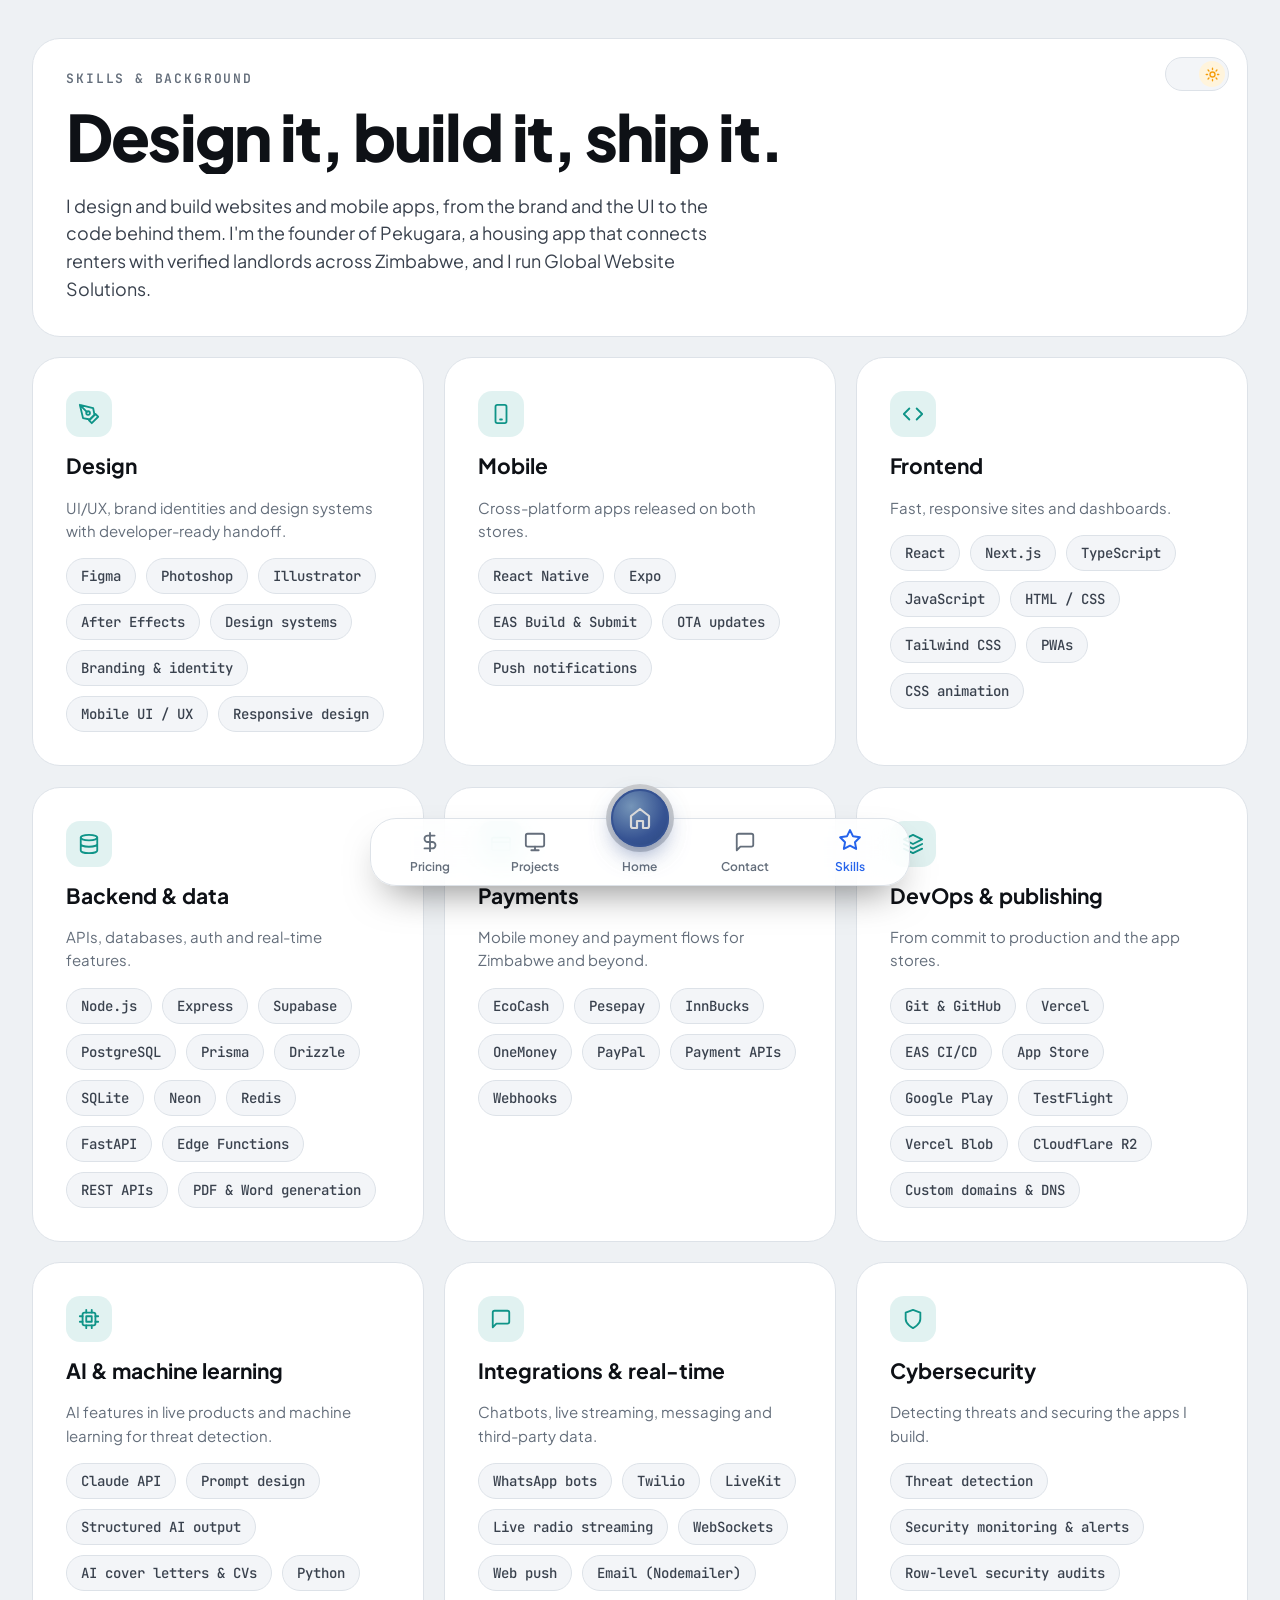
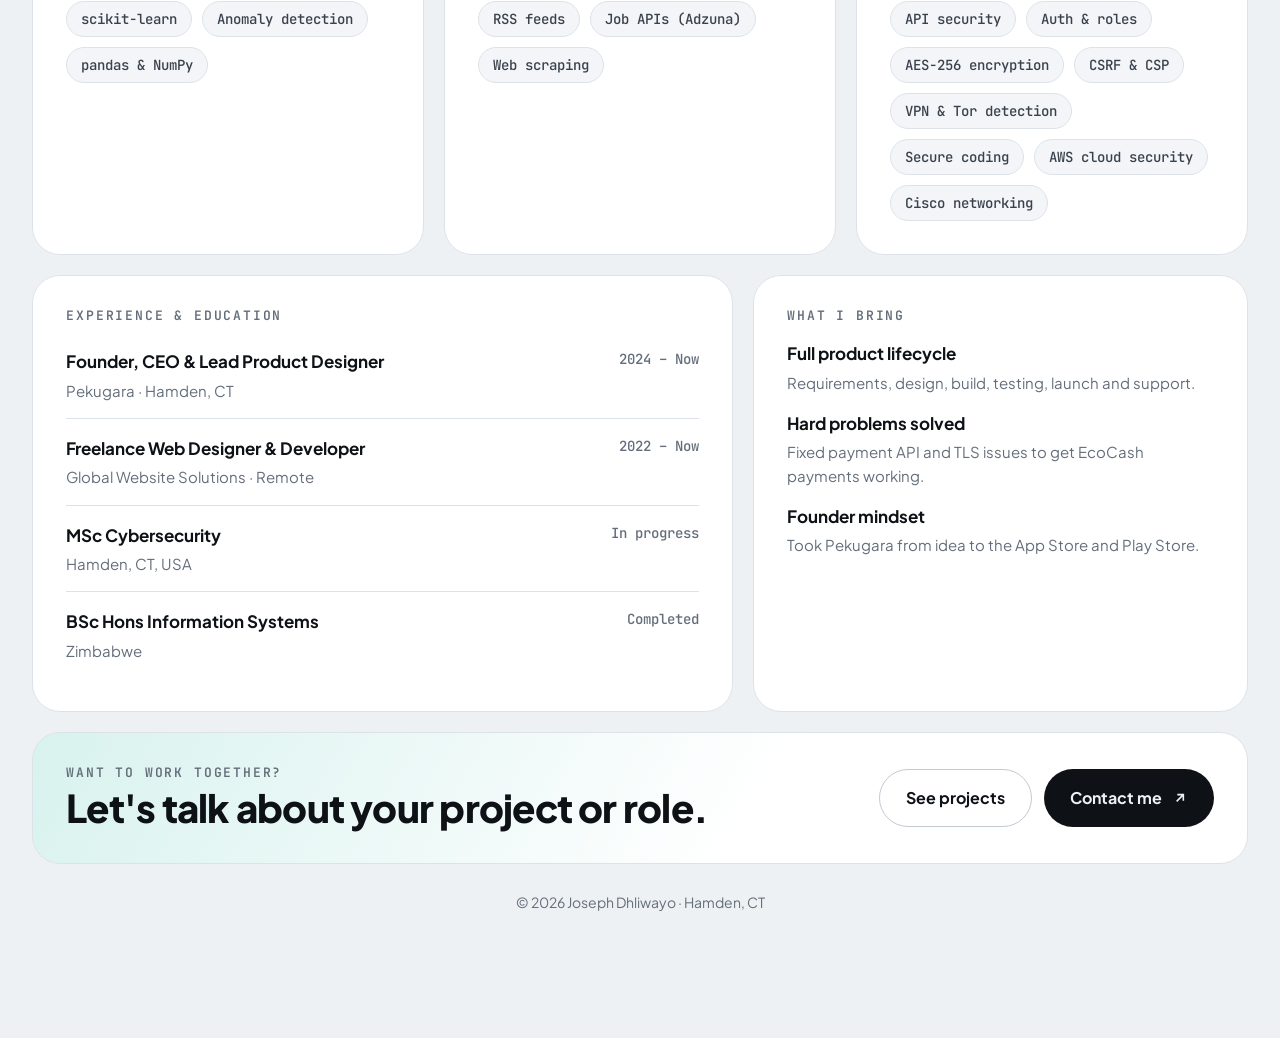
<file: skills.html>
<!doctype html>
<html lang="en" data-theme="dark">
<head>
<meta charset="utf-8">
<meta name="viewport" content="width=device-width, initial-scale=1, viewport-fit=cover">
<title>Skills · Joseph Dhliwayo</title>
<meta name="description" content="Joseph Dhliwayo's skills, experience and education.">
<meta name="theme-color" content="#0b0d10">
<link rel="icon" type="image/png" href="/favicon.png">
<link rel="apple-touch-icon" href="/apple-touch-icon.png">
<script>
  // Set the theme before paint so there is no flash; skip the dock intro after the first page.
  (function () {
    var d = document.documentElement, t = null;
    try { t = localStorage.getItem('theme'); } catch (e) {}
    if (!t) t = matchMedia('(prefers-color-scheme: light)').matches ? 'light' : 'dark';
    d.setAttribute('data-theme', t);
    try { if (sessionStorage.getItem('dock')) d.classList.add('dock-seen'); sessionStorage.setItem('dock', 1); } catch (e) {}
  })();
</script>
<link rel="preconnect" href="https://fonts.googleapis.com">
<link rel="preconnect" href="https://fonts.gstatic.com" crossorigin>
<link rel="stylesheet" href="https://fonts.googleapis.com/css2?family=Plus+Jakarta+Sans:wght@400;500;600;700;800&family=JetBrains+Mono:wght@500;600&display=swap">
<link rel="stylesheet" href="styles.css">
</head>
<body>
<div class="wrap">
  <main class="grid">

    <section class="tile page-head">
      <button class="theme" id="theme" type="button" aria-label="Switch light or dark theme">
        <span class="knob">
          <svg class="moon" viewBox="0 0 24 24" fill="none" stroke="currentColor" stroke-width="2.2" stroke-linecap="round" stroke-linejoin="round"><path d="M21 12.8A9 9 0 1 1 11.2 3a7 7 0 0 0 9.8 9.8z"/></svg>
          <svg class="sun" viewBox="0 0 24 24" fill="none" stroke="currentColor" stroke-width="2.2" stroke-linecap="round"><circle cx="12" cy="12" r="4"/><path d="M12 2v2M12 20v2M4.9 4.9l1.4 1.4M17.7 17.7l1.4 1.4M2 12h2M20 12h2M4.9 19.1l1.4-1.4M17.7 6.3l1.4-1.4"/></svg>
        </span>
      </button>
      <div class="label">Skills &amp; background</div>
      <h1 data-split>Design it, build it, ship it.</h1>
      <p>I design and build websites and mobile apps, from the brand and the UI to the code behind them. I'm the founder of Pekugara, a housing app that connects renters with verified landlords across Zimbabwe, and I run Global Website Solutions.</p>
    </section>

    <section class="tile skill-group">
      <span class="g-icon"><svg viewBox="0 0 24 24" fill="none" stroke="currentColor" stroke-width="2" stroke-linecap="round" stroke-linejoin="round"><path d="m12 19 7-7 3 3-7 7-3-3z"/><path d="m18 13-1.5-7.5L2 2l3.5 14.5L13 18l5-5zM2 2l7.6 7.6"/><circle cx="11" cy="11" r="2"/></svg></span>
      <h2>Design</h2>
      <p>UI/UX, brand identities and design systems with developer-ready handoff.</p>
      <div class="chips anim"><span class="chip">Figma</span><span class="chip">Photoshop</span><span class="chip">Illustrator</span><span class="chip">After Effects</span><span class="chip">Design systems</span><span class="chip">Branding &amp; identity</span><span class="chip">Mobile UI / UX</span><span class="chip">Responsive design</span></div>
    </section>

    <section class="tile skill-group">
      <span class="g-icon"><svg viewBox="0 0 24 24" fill="none" stroke="currentColor" stroke-width="2" stroke-linecap="round" stroke-linejoin="round"><rect x="6" y="2" width="12" height="20" rx="2"/><path d="M11 18h2"/></svg></span>
      <h2>Mobile</h2>
      <p>Cross-platform apps released on both stores.</p>
      <div class="chips anim"><span class="chip">React Native</span><span class="chip">Expo</span><span class="chip">EAS Build &amp; Submit</span><span class="chip">OTA updates</span><span class="chip">Push notifications</span></div>
    </section>

    <section class="tile skill-group">
      <span class="g-icon"><svg viewBox="0 0 24 24" fill="none" stroke="currentColor" stroke-width="2" stroke-linecap="round" stroke-linejoin="round"><path d="m16 18 6-6-6-6M8 6l-6 6 6 6"/></svg></span>
      <h2>Frontend</h2>
      <p>Fast, responsive sites and dashboards.</p>
      <div class="chips anim"><span class="chip">React</span><span class="chip">Next.js</span><span class="chip">TypeScript</span><span class="chip">JavaScript</span><span class="chip">HTML / CSS</span><span class="chip">Tailwind CSS</span><span class="chip">PWAs</span><span class="chip">CSS animation</span></div>
    </section>

    <section class="tile skill-group">
      <span class="g-icon"><svg viewBox="0 0 24 24" fill="none" stroke="currentColor" stroke-width="2" stroke-linecap="round" stroke-linejoin="round"><ellipse cx="12" cy="5" rx="9" ry="3"/><path d="M3 5v14c0 1.7 4 3 9 3s9-1.3 9-3V5M3 12c0 1.7 4 3 9 3s9-1.3 9-3"/></svg></span>
      <h2>Backend &amp; data</h2>
      <p>APIs, databases, auth and real-time features.</p>
      <div class="chips anim"><span class="chip">Node.js</span><span class="chip">Express</span><span class="chip">Supabase</span><span class="chip">PostgreSQL</span><span class="chip">Prisma</span><span class="chip">Drizzle</span><span class="chip">SQLite</span><span class="chip">Neon</span><span class="chip">Redis</span><span class="chip">FastAPI</span><span class="chip">Edge Functions</span><span class="chip">REST APIs</span><span class="chip">PDF &amp; Word generation</span></div>
    </section>

    <section class="tile skill-group">
      <span class="g-icon"><svg viewBox="0 0 24 24" fill="none" stroke="currentColor" stroke-width="2" stroke-linecap="round" stroke-linejoin="round"><rect x="2" y="5" width="20" height="14" rx="2"/><path d="M2 10h20"/></svg></span>
      <h2>Payments</h2>
      <p>Mobile money and payment flows for Zimbabwe and beyond.</p>
      <div class="chips anim"><span class="chip">EcoCash</span><span class="chip">Pesepay</span><span class="chip">InnBucks</span><span class="chip">OneMoney</span><span class="chip">PayPal</span><span class="chip">Payment APIs</span><span class="chip">Webhooks</span></div>
    </section>

    <section class="tile skill-group">
      <span class="g-icon"><svg viewBox="0 0 24 24" fill="none" stroke="currentColor" stroke-width="2" stroke-linecap="round" stroke-linejoin="round"><path d="M12 2 2 7l10 5 10-5-10-5zM2 17l10 5 10-5M2 12l10 5 10-5"/></svg></span>
      <h2>DevOps &amp; publishing</h2>
      <p>From commit to production and the app stores.</p>
      <div class="chips anim"><span class="chip">Git &amp; GitHub</span><span class="chip">Vercel</span><span class="chip">EAS CI/CD</span><span class="chip">App Store</span><span class="chip">Google Play</span><span class="chip">TestFlight</span><span class="chip">Vercel Blob</span><span class="chip">Cloudflare R2</span><span class="chip">Custom domains &amp; DNS</span></div>
    </section>

    <section class="tile skill-group">
      <span class="g-icon"><svg viewBox="0 0 24 24" fill="none" stroke="currentColor" stroke-width="2" stroke-linecap="round" stroke-linejoin="round"><rect x="5" y="5" width="14" height="14" rx="2"/><rect x="9" y="9" width="6" height="6"/><path d="M9 2v3M15 2v3M9 19v3M15 19v3M2 9h3M2 15h3M19 9h3M19 15h3"/></svg></span>
      <h2>AI &amp; machine learning</h2>
      <p>AI features in live products and machine learning for threat detection.</p>
      <div class="chips anim"><span class="chip">Claude API</span><span class="chip">Prompt design</span><span class="chip">Structured AI output</span><span class="chip">AI cover letters &amp; CVs</span><span class="chip">Python</span><span class="chip">scikit-learn</span><span class="chip">Anomaly detection</span><span class="chip">pandas &amp; NumPy</span></div>
    </section>

    <section class="tile skill-group">
      <span class="g-icon"><svg viewBox="0 0 24 24" fill="none" stroke="currentColor" stroke-width="2" stroke-linecap="round" stroke-linejoin="round"><path d="M21 15a2 2 0 0 1-2 2H7l-4 4V5a2 2 0 0 1 2-2h14a2 2 0 0 1 2 2z"/></svg></span>
      <h2>Integrations &amp; real-time</h2>
      <p>Chatbots, live streaming, messaging and third-party data.</p>
      <div class="chips anim"><span class="chip">WhatsApp bots</span><span class="chip">Twilio</span><span class="chip">LiveKit</span><span class="chip">Live radio streaming</span><span class="chip">WebSockets</span><span class="chip">Web push</span><span class="chip">Email (Nodemailer)</span><span class="chip">RSS feeds</span><span class="chip">Job APIs (Adzuna)</span><span class="chip">Web scraping</span></div>
    </section>

    <section class="tile skill-group">
      <span class="g-icon"><svg viewBox="0 0 24 24" fill="none" stroke="currentColor" stroke-width="2" stroke-linecap="round" stroke-linejoin="round"><path d="M12 22s8-4 8-10V5l-8-3-8 3v7c0 6 8 10 8 10z"/></svg></span>
      <h2>Cybersecurity</h2>
      <p>Detecting threats and securing the apps I build.</p>
      <div class="chips anim"><span class="chip">Threat detection</span><span class="chip">Security monitoring &amp; alerts</span><span class="chip">Row-level security audits</span><span class="chip">API security</span><span class="chip">Auth &amp; roles</span><span class="chip">AES-256 encryption</span><span class="chip">CSRF &amp; CSP</span><span class="chip">VPN &amp; Tor detection</span><span class="chip">Secure coding</span><span class="chip">AWS cloud security</span><span class="chip">Cisco networking</span></div>
    </section>

    <section class="tile exp wide">
      <div class="label">Experience &amp; education</div>
      <ol class="timeline">
        <li><b>Founder, CEO &amp; Lead Product Designer</b><time>2024 – Now</time><span>Pekugara · Hamden, CT</span></li>
        <li><b>Freelance Web Designer &amp; Developer</b><time>2022 – Now</time><span>Global Website Solutions · Remote</span></li>
        <li><b>MSc Cybersecurity</b><time>In progress</time><span>Hamden, CT, USA</span></li>
        <li><b>BSc Hons Information Systems</b><time>Completed</time><span>Zimbabwe</span></li>
      </ol>
    </section>

    <section class="tile comp">
      <div class="label">What I bring</div>
      <ul>
        <li><b>Full product lifecycle</b><span>Requirements, design, build, testing, launch and support.</span></li>
        <li><b>Hard problems solved</b><span>Fixed payment API and TLS issues to get EcoCash payments working.</span></li>
        <li><b>Founder mindset</b><span>Took Pekugara from idea to the App Store and Play Store.</span></li>
      </ul>
    </section>

    <section class="tile cta">
      <div>
        <div class="label">Want to work together?</div>
        <h2>Let's talk about your project or role.</h2>
      </div>
      <div class="cta-actions">
        <a class="btn ghost" href="/projects">See projects</a>
        <a class="btn" href="/contact">Contact me <svg viewBox="0 0 24 24" fill="none" stroke="currentColor" stroke-width="2.4"><path d="M7 17 17 7M8 7h9v9"/></svg></a>
      </div>
    </section>

  </main>
  <footer>© <span id="yr">2026</span> Joseph Dhliwayo · Hamden, CT</footer>
</div>

<nav class="dock" aria-label="Pages">
  <a href="/pricing" data-page="pricing">
    <svg viewBox="0 0 24 24" fill="none" stroke="currentColor" stroke-width="2" stroke-linecap="round" stroke-linejoin="round"><path d="M12 2v20M17 5H9.5a3.5 3.5 0 0 0 0 7h5a3.5 3.5 0 0 1 0 7H6"/></svg>Pricing
  </a>
  <a href="/projects" data-page="projects">
    <svg viewBox="0 0 24 24" fill="none" stroke="currentColor" stroke-width="2" stroke-linecap="round" stroke-linejoin="round"><rect x="2" y="3" width="20" height="14" rx="2"/><path d="M8 21h8M12 17v4"/></svg>Projects
  </a>
  <a href="/" data-page="home" class="home">
    <span class="orb"><svg viewBox="0 0 24 24" fill="none" stroke="currentColor" stroke-width="2.2" stroke-linecap="round" stroke-linejoin="round"><path d="m3 10 9-7 9 7v10a2 2 0 0 1-2 2h-4v-7H9v7H5a2 2 0 0 1-2-2z"/></svg></span>Home
  </a>
  <a href="/contact" data-page="contact">
    <svg viewBox="0 0 24 24" fill="none" stroke="currentColor" stroke-width="2" stroke-linecap="round" stroke-linejoin="round"><path d="M21 15a2 2 0 0 1-2 2H7l-4 4V5a2 2 0 0 1 2-2h14a2 2 0 0 1 2 2z"/></svg>Contact
  </a>
  <a href="/skills" data-page="skills" class="active" aria-current="page">
    <svg viewBox="0 0 24 24" fill="none" stroke="currentColor" stroke-width="2" stroke-linecap="round" stroke-linejoin="round"><path d="m12 2 3.1 6.3 6.9 1-5 4.9 1.2 6.8L12 17.8 5.8 21l1.2-6.8-5-4.9 6.9-1z"/></svg>Skills
  </a>
</nav>

<script src="main.js"></script>
</body>
</html>
</file>
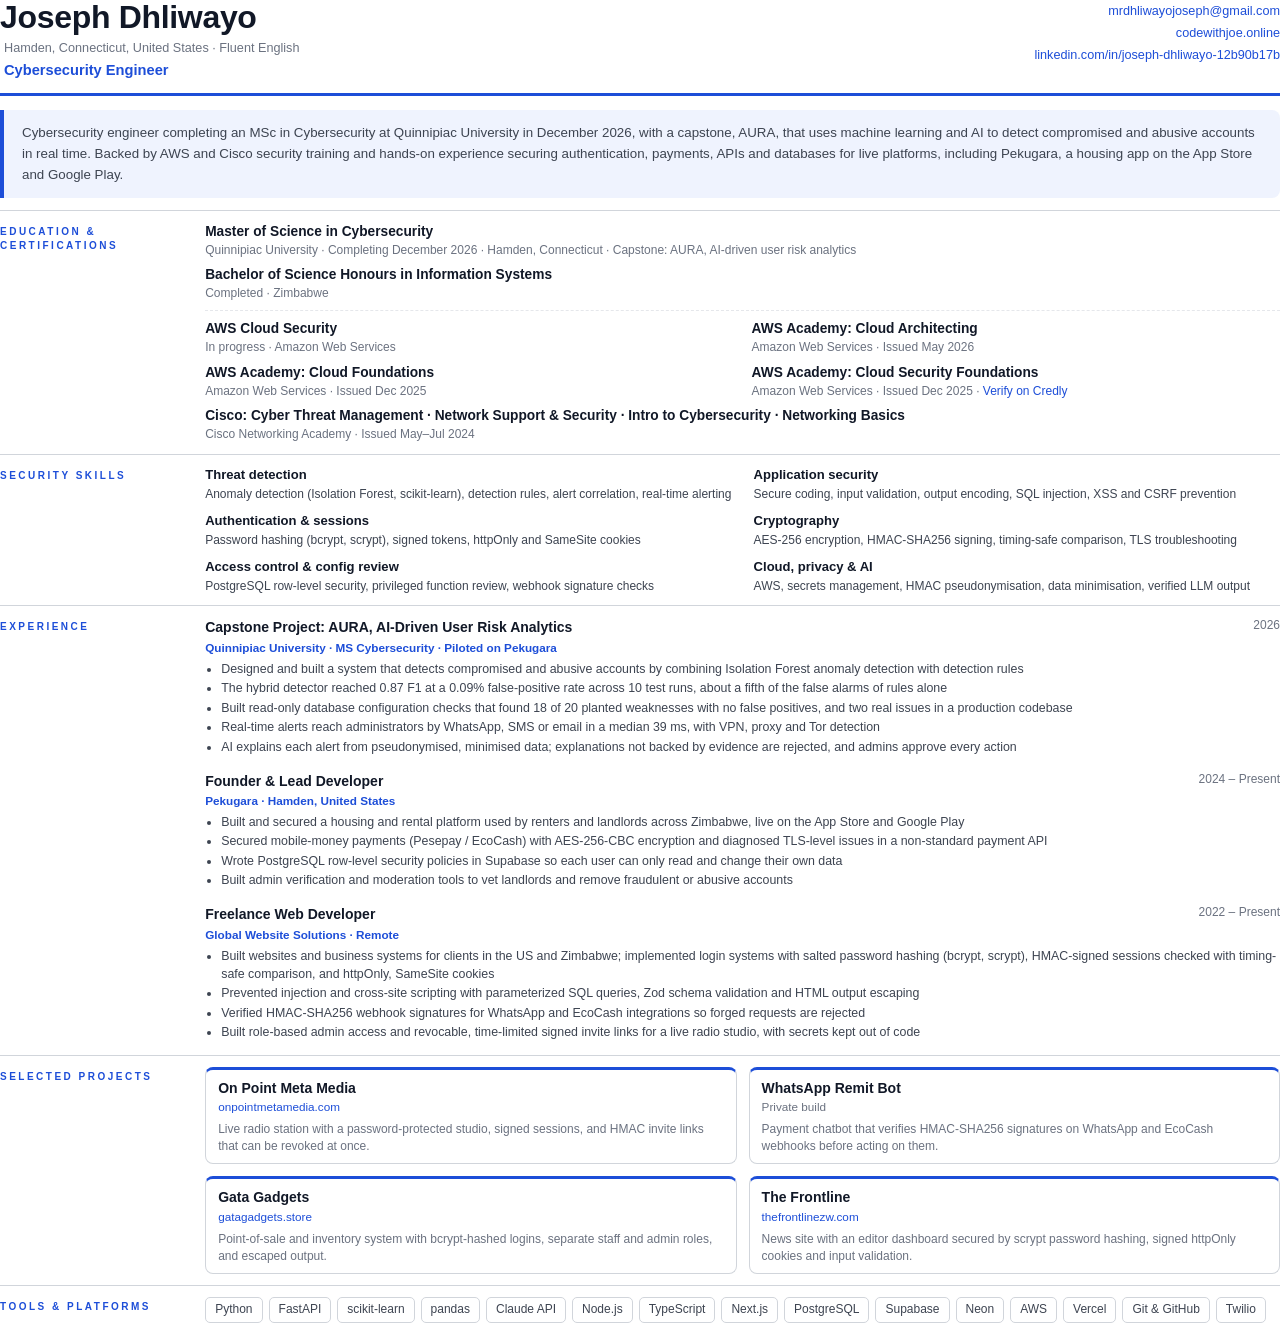
<file: cv-source/cv-security.html>
<!doctype html>
<html lang="en">
<head>
<meta charset="utf-8">
<title>Joseph Dhliwayo – CV (Cybersecurity Engineer)</title>
<style>
  @page { size: Letter; margin: 0.5in 0.45in; }
  * { box-sizing: border-box; }
  body { margin: 0; font: 9.7pt/1.45 "Segoe UI", "Noto Sans", Arial, sans-serif; color: #3d4451; -webkit-print-color-adjust: exact; print-color-adjust: exact; }
  a { color: #1d4ed8; text-decoration: none; }

  header { display: flex; justify-content: space-between; align-items: flex-start; gap: 20px; padding-bottom: 12px; border-bottom: 3px solid #1d4ed8; }
  h1 { margin: 0; font-size: 24pt; line-height: 1.1; color: #111827; letter-spacing: -.01em; }
  .loc { font-size: 9.5pt; color: #6b7280; margin: 4px 0 2px 4px; }
  .role { font-weight: 700; color: #1d4ed8; font-size: 11pt; margin-left: 4px; }
  .contact { text-align: right; font-size: 9.5pt; line-height: 1.75; color: #4b5563; }

  .summary { margin: 14px 0 12px; background: #eff3fe; border-left: 4px solid #1d4ed8; border-radius: 0 8px 8px 0; padding: 12px 18px; font-size: 10pt; line-height: 1.6; }

  section { display: grid; grid-template-columns: 1.95in 1fr; gap: 0 18px; border-top: 1px solid #d1d5db; padding: 11px 0; break-inside: avoid; }
  .label { font-size: 7.5pt; font-weight: 700; letter-spacing: .25em; text-transform: uppercase; color: #1d4ed8; padding-top: 3px; }
  .job + .job { margin-top: 14px; }
  .job-head { display: flex; justify-content: space-between; gap: 12px; }
  .job-head b { color: #111827; font-size: 10.5pt; }
  .job-head span { color: #6b7280; font-size: 9pt; white-space: nowrap; }
  .org { color: #1d4ed8; font-weight: 700; font-size: 8.8pt; margin: 1px 0 5px; }
  ul { margin: 0; padding-left: 16px; }
  li { margin: 1.5px 0; font-size: 9.3pt; }

  .skills { display: grid; grid-template-columns: 1fr 1fr; gap: 10px 22px; }
  .skills b { display: block; color: #111827; font-size: 9.8pt; margin-bottom: 1px; }
  .skills div { font-size: 9pt; line-height: 1.4; }

  .cards { display: grid; grid-template-columns: 1fr 1fr; gap: 12px; }
  .card { border: 1px solid #d1d5db; border-top: 3px solid #1d4ed8; border-radius: 8px; padding: 8px 12px; break-inside: avoid; }
  .card b { color: #111827; font-size: 10.5pt; display: block; }
  .card .url { font-size: 8.8pt; color: #6b7280; }
  .card a.url, .card .url a { color: #1d4ed8; }
  .card p { margin: 4px 0 0; font-size: 9pt; color: #6b7280; line-height: 1.45; }
  .tags { display: flex; flex-wrap: wrap; gap: 5px; }
  .tags span { background: #eff3fe; color: #1e40af; font-size: 7.6pt; font-weight: 700; padding: 3px 7px; border-radius: 4px; }

  .chips { display: flex; flex-wrap: wrap; gap: 6px; }
  .chips span { border: 1px solid #d1d5db; border-radius: 5px; padding: 3px 9px; font-size: 9pt; }

  .edu + .edu { margin-top: 6px; }
  .edu b { color: #111827; font-size: 10.3pt; }
  .edu div { font-size: 9pt; color: #6b7280; }
  .page-break { break-before: page; }
  .certs { display: grid; grid-template-columns: 1fr 1fr; gap: 6px 18px; margin-top: 8px; padding-top: 8px; border-top: 1px dashed #e5e7eb; }
  .certs .edu + .edu { margin-top: 0; }
  .certs .wide { grid-column: 1 / -1; }
  section.flow { break-inside: auto; }
  .job { break-inside: auto; }
  li, .job-head, .org { break-inside: avoid; break-after: avoid-page; }
  li { break-after: auto; }
</style>
</head>
<body>

<header>
  <div>
    <h1>Joseph Dhliwayo</h1>
    <div class="loc">Hamden, Connecticut, United States · Fluent English</div>
    <div class="role">Cybersecurity Engineer</div>
  </div>
  <div class="contact">
    <a href="mailto:mrdhliwayojoseph@gmail.com">mrdhliwayojoseph@gmail.com</a><br>
    <a href="https://codewithjoe.online">codewithjoe.online</a><br>
    <a href="https://www.linkedin.com/in/joseph-dhliwayo-12b90b17b">linkedin.com/in/joseph-dhliwayo-12b90b17b</a>
  </div>
</header>

<div class="summary">
  Cybersecurity engineer completing an MSc in Cybersecurity at Quinnipiac University in December 2026, with a
  capstone, AURA, that uses machine learning and AI to detect compromised and abusive accounts in real time. Backed
  by AWS and Cisco security training and hands-on experience securing authentication, payments, APIs and databases
  for live platforms, including Pekugara, a housing app on the App Store and Google Play.
</div>

<section>
  <div class="label">Education &amp; Certifications</div>
  <div>
    <div class="edu"><b>Master of Science in Cybersecurity</b><div>Quinnipiac University · Completing December 2026 · Hamden, Connecticut · Capstone: AURA, AI-driven user risk analytics</div></div>
    <div class="edu"><b>Bachelor of Science Honours in Information Systems</b><div>Completed · Zimbabwe</div></div>
    <div class="certs">
    <div class="edu"><b>AWS Cloud Security</b><div>In progress · Amazon Web Services</div></div>
    <div class="edu"><b>AWS Academy: Cloud Architecting</b><div>Amazon Web Services · Issued May 2026</div></div>
    <div class="edu"><b>AWS Academy: Cloud Foundations</b><div>Amazon Web Services · Issued Dec 2025</div></div>
    <div class="edu"><b>AWS Academy: Cloud Security Foundations</b><div>Amazon Web Services · Issued Dec 2025 · <a href="https://www.credly.com/users/joseph-dhliwayo">Verify on Credly</a></div></div>
      <div class="edu wide"><b>Cisco: Cyber Threat Management · Network Support &amp; Security · Intro to Cybersecurity · Networking Basics</b><div>Cisco Networking Academy · Issued May–Jul 2024</div></div>
    </div>
  </div>
</section>

<section>
  <div class="label">Security Skills</div>
  <div class="skills">
    <div><b>Threat detection</b>Anomaly detection (Isolation Forest, scikit-learn), detection rules, alert correlation, real-time alerting</div>
    <div><b>Application security</b>Secure coding, input validation, output encoding, SQL injection, XSS and CSRF prevention</div>
    <div><b>Authentication &amp; sessions</b>Password hashing (bcrypt, scrypt), signed tokens, httpOnly and SameSite cookies</div>
    <div><b>Cryptography</b>AES-256 encryption, HMAC-SHA256 signing, timing-safe comparison, TLS troubleshooting</div>
    <div><b>Access control &amp; config review</b>PostgreSQL row-level security, privileged function review, webhook signature checks</div>
    <div><b>Cloud, privacy &amp; AI</b>AWS, secrets management, HMAC pseudonymisation, data minimisation, verified LLM output</div>
  </div>
</section>

<section class="flow">
  <div class="label">Experience</div>
  <div>
    <div class="job">
      <div class="job-head"><b>Capstone Project: AURA, AI-Driven User Risk Analytics</b><span>2026</span></div>
      <div class="org">Quinnipiac University · MS Cybersecurity · Piloted on Pekugara</div>
      <ul>
        <li>Designed and built a system that detects compromised and abusive accounts by combining Isolation Forest anomaly detection with detection rules</li>
        <li>The hybrid detector reached 0.87 F1 at a 0.09% false-positive rate across 10 test runs, about a fifth of the false alarms of rules alone</li>
        <li>Built read-only database configuration checks that found 18 of 20 planted weaknesses with no false positives, and two real issues in a production codebase</li>
        <li>Real-time alerts reach administrators by WhatsApp, SMS or email in a median 39 ms, with VPN, proxy and Tor detection</li>
        <li>AI explains each alert from pseudonymised, minimised data; explanations not backed by evidence are rejected, and admins approve every action</li>
      </ul>
    </div>
    <div class="job">
      <div class="job-head"><b>Founder &amp; Lead Developer</b><span>2024 – Present</span></div>
      <div class="org">Pekugara · Hamden, United States</div>
      <ul>
        <li>Built and secured a housing and rental platform used by renters and landlords across Zimbabwe, live on the App Store and Google Play</li>
        <li>Secured mobile-money payments (Pesepay / EcoCash) with AES-256-CBC encryption and diagnosed TLS-level issues in a non-standard payment API</li>
        <li>Wrote PostgreSQL row-level security policies in Supabase so each user can only read and change their own data</li>
        <li>Built admin verification and moderation tools to vet landlords and remove fraudulent or abusive accounts</li>
      </ul>
    </div>
    <div class="job">
      <div class="job-head"><b>Freelance Web Developer</b><span>2022 – Present</span></div>
      <div class="org">Global Website Solutions · Remote</div>
      <ul>
        <li>Built websites and business systems for clients in the US and Zimbabwe; implemented login systems with salted password hashing (bcrypt, scrypt), HMAC-signed sessions checked with timing-safe comparison, and httpOnly, SameSite cookies</li>
        <li>Prevented injection and cross-site scripting with parameterized SQL queries, Zod schema validation and HTML output escaping</li>
        <li>Verified HMAC-SHA256 webhook signatures for WhatsApp and EcoCash integrations so forged requests are rejected</li>
        <li>Built role-based admin access and revocable, time-limited signed invite links for a live radio studio, with secrets kept out of code</li>
      </ul>
    </div>
  </div>
</section>

<section class="flow">
  <div class="label">Selected Projects</div>
  <div class="cards">
    <div class="card">
      <b>On Point Meta Media</b>
      <a class="url" href="https://onpointmetamedia.com">onpointmetamedia.com</a>
      <p>Live radio station with a password-protected studio, signed sessions, and HMAC invite links that can be revoked at once.</p>
    </div>
    <div class="card">
      <b>WhatsApp Remit Bot</b>
      <span class="url">Private build</span>
      <p>Payment chatbot that verifies HMAC-SHA256 signatures on WhatsApp and EcoCash webhooks before acting on them.</p>
    </div>
    <div class="card">
      <b>Gata Gadgets</b>
      <a class="url" href="https://gatagadgets.store">gatagadgets.store</a>
      <p>Point-of-sale and inventory system with bcrypt-hashed logins, separate staff and admin roles, and escaped output.</p>
    </div>
    <div class="card">
      <b>The Frontline</b>
      <a class="url" href="https://thefrontlinezw.com">thefrontlinezw.com</a>
      <p>News site with an editor dashboard secured by scrypt password hashing, signed httpOnly cookies and input validation.</p>
    </div>
  </div>
</section>

<section>
  <div class="label">Tools &amp; Platforms</div>
  <div class="chips">
    <span>Python</span><span>FastAPI</span><span>scikit-learn</span><span>pandas</span><span>Claude API</span><span>Node.js</span><span>TypeScript</span>
    <span>Next.js</span><span>PostgreSQL</span><span>Supabase</span><span>Neon</span><span>AWS</span><span>Vercel</span><span>Git &amp; GitHub</span><span>Twilio</span>
  </div>
</section>


</body>
</html>
</file>
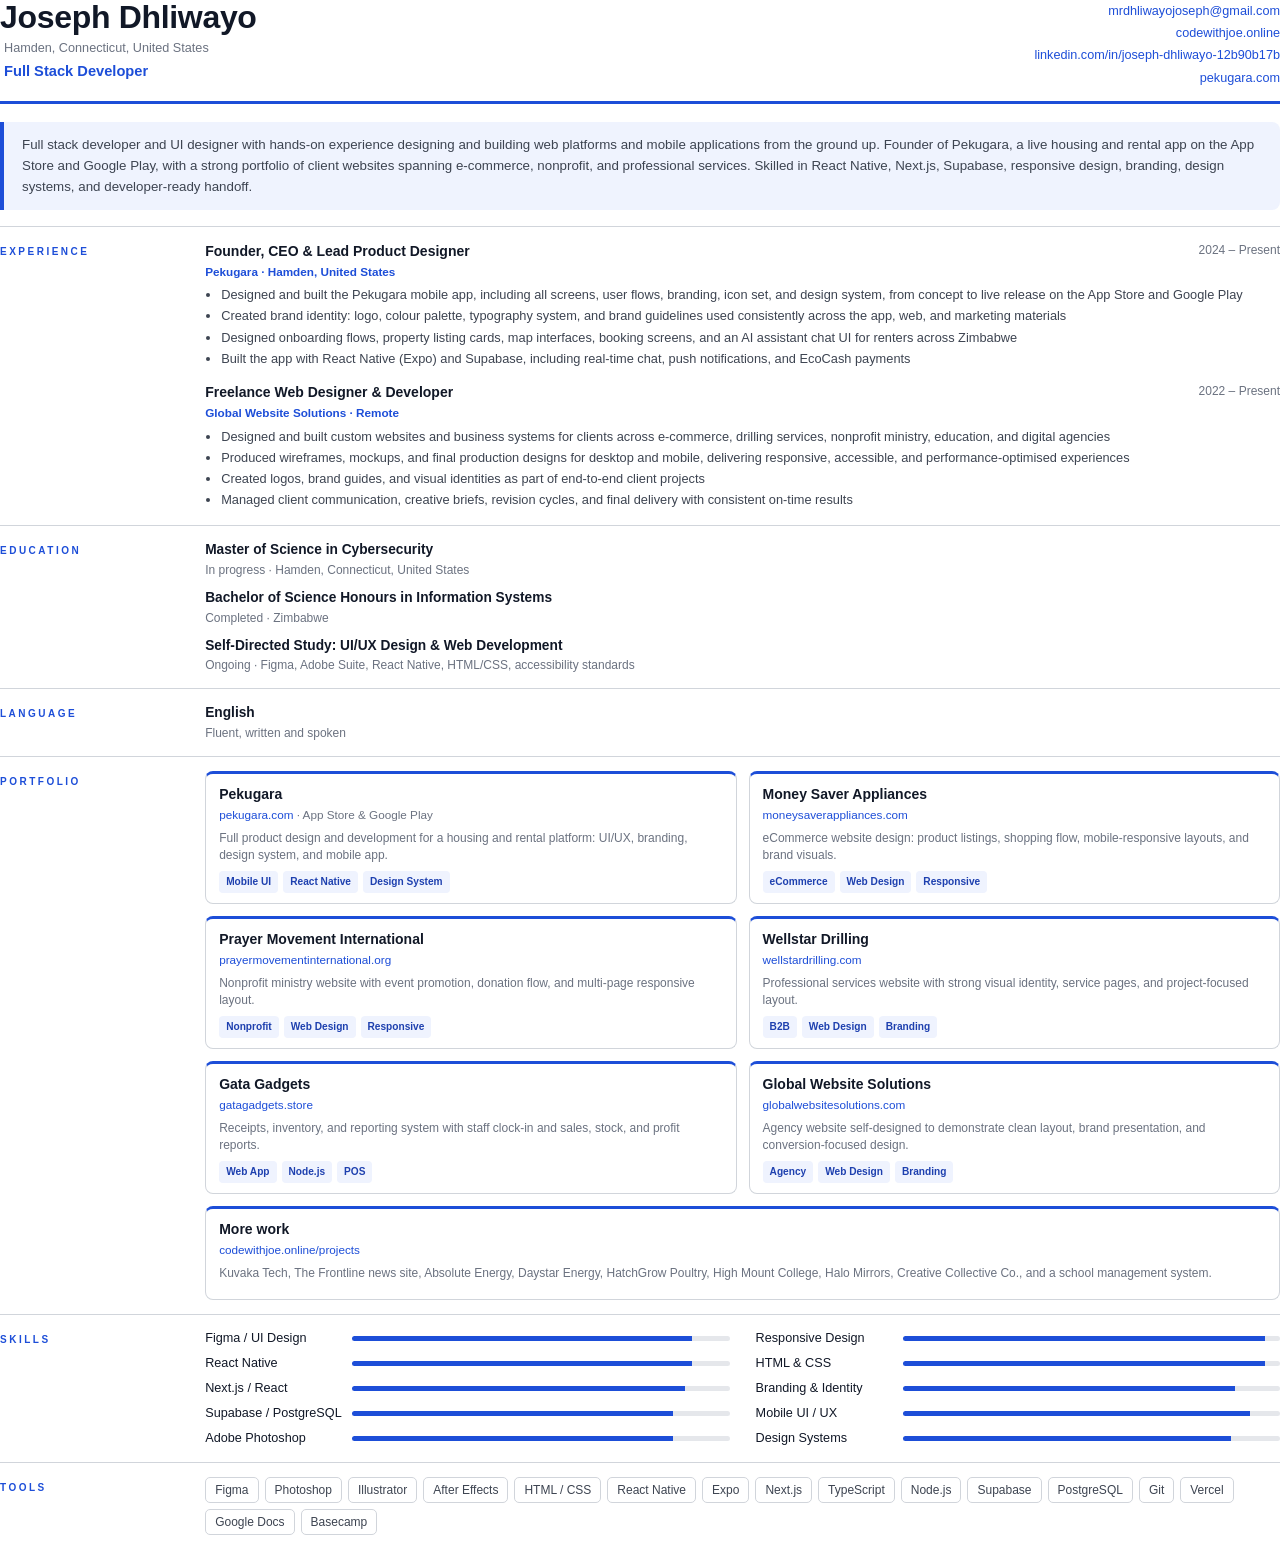
<file: cv-source/cv.html>
<!doctype html>
<html lang="en">
<head>
<meta charset="utf-8">
<title>Joseph Dhliwayo – CV</title>
<style>
  @page { size: Letter; margin: 0.5in 0.45in; }
  * { box-sizing: border-box; }
  body { margin: 0; font: 10pt/1.5 "Segoe UI", "Noto Sans", Arial, sans-serif; color: #3d4451; -webkit-print-color-adjust: exact; print-color-adjust: exact; }
  a { color: #1d4ed8; text-decoration: none; }
  .blue { color: #1d4ed8; }

  header { display: flex; justify-content: space-between; align-items: flex-start; gap: 20px; padding-bottom: 12px; border-bottom: 3px solid #1d4ed8; }
  h1 { margin: 0; font-size: 24pt; line-height: 1.1; color: #111827; letter-spacing: -.01em; }
  .loc { font-size: 9.5pt; color: #6b7280; margin: 4px 0 2px 4px; }
  .role { font-weight: 700; color: #1d4ed8; font-size: 11pt; margin-left: 4px; }
  .contact { text-align: right; font-size: 9.5pt; line-height: 1.75; color: #4b5563; }

  .summary { margin: 18px 0 16px; background: #eff3fe; border-left: 4px solid #1d4ed8; border-radius: 0 8px 8px 0; padding: 12px 18px; font-size: 10pt; line-height: 1.6; }

  section { display: grid; grid-template-columns: 1.95in 1fr; gap: 0 18px; border-top: 1px solid #d1d5db; padding: 14px 0; break-inside: avoid; }
  .label { font-size: 7.5pt; font-weight: 700; letter-spacing: .25em; text-transform: uppercase; color: #1d4ed8; padding-top: 3px; }
  .job + .job { margin-top: 14px; }
  .job-head { display: flex; justify-content: space-between; gap: 12px; }
  .job-head b { color: #111827; font-size: 10.5pt; }
  .job-head span { color: #6b7280; font-size: 9pt; white-space: nowrap; }
  .org { color: #1d4ed8; font-weight: 700; font-size: 8.8pt; margin: 1px 0 5px; }
  ul { margin: 0; padding-left: 16px; }
  li { margin: 2px 0; font-size: 9.6pt; }

  .cards { display: grid; grid-template-columns: 1fr 1fr; gap: 12px; }
  .card { border: 1px solid #d1d5db; border-top: 3px solid #1d4ed8; border-radius: 8px; padding: 10px 13px; break-inside: avoid; }
  .card.full { grid-column: 1 / -1; }
  .card b { color: #111827; font-size: 10.5pt; display: block; }
  .card .url { font-size: 8.8pt; color: #6b7280; }
  .card a.url, .card .url a { color: #1d4ed8; }
  .card p { margin: 5px 0 7px; font-size: 9pt; color: #6b7280; line-height: 1.45; }
  .tags { display: flex; flex-wrap: wrap; gap: 5px; }
  .tags span { background: #eff3fe; color: #1e40af; font-size: 7.6pt; font-weight: 700; padding: 3px 7px; border-radius: 4px; }

  .bars { display: grid; grid-template-columns: 1fr 1fr; gap: 6px 26px; }
  .bar { display: grid; grid-template-columns: 1.45in 1fr; align-items: center; gap: 8px; font-size: 9.5pt; color: #111827; }
  .bar i { display: block; height: 5px; border-radius: 3px; background: linear-gradient(90deg, #1d4ed8 var(--v), #e5e7eb var(--v)); }

  .chips { display: flex; flex-wrap: wrap; gap: 6px; }
  .chips span { border: 1px solid #d1d5db; border-radius: 5px; padding: 3px 9px; font-size: 9pt; }

  .edu + .edu { margin-top: 9px; }
  .edu b { color: #111827; font-size: 10.3pt; }
  .edu div { font-size: 9pt; color: #6b7280; }
  .page-break { break-before: page; }
</style>
</head>
<body>

<header>
  <div>
    <h1>Joseph Dhliwayo</h1>
    <div class="loc">Hamden, Connecticut, United States</div>
    <div class="role">Full Stack Developer</div>
  </div>
  <div class="contact">
    <a href="mailto:mrdhliwayojoseph@gmail.com">mrdhliwayojoseph@gmail.com</a><br>
    <a href="https://codewithjoe.online">codewithjoe.online</a><br>
    <a href="https://www.linkedin.com/in/joseph-dhliwayo-12b90b17b">linkedin.com/in/joseph-dhliwayo-12b90b17b</a><br>
    <a href="https://pekugara.com">pekugara.com</a>
  </div>
</header>

<div class="summary">
  Full stack developer and UI designer with hands-on experience designing and building web platforms and mobile
  applications from the ground up. Founder of Pekugara, a live housing and rental app on the App Store and
  Google Play, with a strong portfolio of client websites spanning e-commerce, nonprofit, and professional services.
  Skilled in React Native, Next.js, Supabase, responsive design, branding, design systems, and developer-ready handoff.
</div>

<section>
  <div class="label">Experience</div>
  <div>
    <div class="job">
      <div class="job-head"><b>Founder, CEO &amp; Lead Product Designer</b><span>2024 – Present</span></div>
      <div class="org">Pekugara · Hamden, United States</div>
      <ul>
        <li>Designed and built the Pekugara mobile app, including all screens, user flows, branding, icon set, and design system, from concept to live release on the App Store and Google Play</li>
        <li>Created brand identity: logo, colour palette, typography system, and brand guidelines used consistently across the app, web, and marketing materials</li>
        <li>Designed onboarding flows, property listing cards, map interfaces, booking screens, and an AI assistant chat UI for renters across Zimbabwe</li>
        <li>Built the app with React Native (Expo) and Supabase, including real-time chat, push notifications, and EcoCash payments</li>
      </ul>
    </div>
    <div class="job">
      <div class="job-head"><b>Freelance Web Designer &amp; Developer</b><span>2022 – Present</span></div>
      <div class="org">Global Website Solutions · Remote</div>
      <ul>
        <li>Designed and built custom websites and business systems for clients across e-commerce, drilling services, nonprofit ministry, education, and digital agencies</li>
        <li>Produced wireframes, mockups, and final production designs for desktop and mobile, delivering responsive, accessible, and performance-optimised experiences</li>
        <li>Created logos, brand guides, and visual identities as part of end-to-end client projects</li>
        <li>Managed client communication, creative briefs, revision cycles, and final delivery with consistent on-time results</li>
      </ul>
    </div>
  </div>
</section>

<section>
  <div class="label">Education</div>
  <div>
    <div class="edu"><b>Master of Science in Cybersecurity</b><div>In progress · Hamden, Connecticut, United States</div></div>
    <div class="edu"><b>Bachelor of Science Honours in Information Systems</b><div>Completed · Zimbabwe</div></div>
    <div class="edu"><b>Self-Directed Study: UI/UX Design &amp; Web Development</b><div>Ongoing · Figma, Adobe Suite, React Native, HTML/CSS, accessibility standards</div></div>
  </div>
</section>

<section>
  <div class="label">Language</div>
  <div class="edu"><b>English</b><div>Fluent, written and spoken</div></div>
</section>

<section class="page-break">
  <div class="label">Portfolio</div>
  <div class="cards">
    <div class="card">
      <b>Pekugara</b>
      <span class="url"><a href="https://pekugara.com">pekugara.com</a> · App Store &amp; Google Play</span>
      <p>Full product design and development for a housing and rental platform: UI/UX, branding, design system, and mobile app.</p>
      <div class="tags"><span>Mobile UI</span><span>React Native</span><span>Design System</span></div>
    </div>
    <div class="card">
      <b>Money Saver Appliances</b>
      <a class="url" href="https://moneysaverappliances.com">moneysaverappliances.com</a>
      <p>eCommerce website design: product listings, shopping flow, mobile-responsive layouts, and brand visuals.</p>
      <div class="tags"><span>eCommerce</span><span>Web Design</span><span>Responsive</span></div>
    </div>
    <div class="card">
      <b>Prayer Movement International</b>
      <a class="url" href="https://prayermovementinternational.org">prayermovementinternational.org</a>
      <p>Nonprofit ministry website with event promotion, donation flow, and multi-page responsive layout.</p>
      <div class="tags"><span>Nonprofit</span><span>Web Design</span><span>Responsive</span></div>
    </div>
    <div class="card">
      <b>Wellstar Drilling</b>
      <a class="url" href="https://wellstardrilling.com">wellstardrilling.com</a>
      <p>Professional services website with strong visual identity, service pages, and project-focused layout.</p>
      <div class="tags"><span>B2B</span><span>Web Design</span><span>Branding</span></div>
    </div>
    <div class="card">
      <b>Gata Gadgets</b>
      <a class="url" href="https://gatagadgets.store">gatagadgets.store</a>
      <p>Receipts, inventory, and reporting system with staff clock-in and sales, stock, and profit reports.</p>
      <div class="tags"><span>Web App</span><span>Node.js</span><span>POS</span></div>
    </div>
    <div class="card">
      <b>Global Website Solutions</b>
      <a class="url" href="https://globalwebsitesolutions.com">globalwebsitesolutions.com</a>
      <p>Agency website self-designed to demonstrate clean layout, brand presentation, and conversion-focused design.</p>
      <div class="tags"><span>Agency</span><span>Web Design</span><span>Branding</span></div>
    </div>
    <div class="card full">
      <b>More work</b>
      <a class="url" href="https://codewithjoe.online/projects">codewithjoe.online/projects</a>
      <p>Kuvaka Tech, The Frontline news site, Absolute Energy, Daystar Energy, HatchGrow Poultry, High Mount College, Halo Mirrors, Creative Collective Co., and a school management system.</p>
    </div>
  </div>
</section>

<section>
  <div class="label">Skills</div>
  <div class="bars">
    <div class="bar">Figma / UI Design<i style="--v:90%"></i></div>
    <div class="bar">Responsive Design<i style="--v:96%"></i></div>
    <div class="bar">React Native<i style="--v:90%"></i></div>
    <div class="bar">HTML &amp; CSS<i style="--v:96%"></i></div>
    <div class="bar">Next.js / React<i style="--v:88%"></i></div>
    <div class="bar">Branding &amp; Identity<i style="--v:88%"></i></div>
    <div class="bar">Supabase / PostgreSQL<i style="--v:85%"></i></div>
    <div class="bar">Mobile UI / UX<i style="--v:92%"></i></div>
    <div class="bar">Adobe Photoshop<i style="--v:85%"></i></div>
    <div class="bar">Design Systems<i style="--v:87%"></i></div>
  </div>
</section>

<section>
  <div class="label">Tools</div>
  <div class="chips">
    <span>Figma</span><span>Photoshop</span><span>Illustrator</span><span>After Effects</span><span>HTML / CSS</span>
    <span>React Native</span><span>Expo</span><span>Next.js</span><span>TypeScript</span><span>Node.js</span>
    <span>Supabase</span><span>PostgreSQL</span><span>Git</span><span>Vercel</span><span>Google Docs</span><span>Basecamp</span>
  </div>
</section>


</body>
</html>
</file>
<file: styles.css>
/* Layout: 12-column bento grid of tiles; teal accent for labels, blue for the mobile dock. Dark-first. */
:root {
  --bg: #0b0d10;
  --tile: #12151a;
  --tile-2: #181c22;
  --tile-3: #1f242c;
  --line: #22272f;
  --line-2: #3a424d;
  --fg: #f2f4f7;
  --fg-2: #d6dbe1;
  --muted: #9aa3ae;
  --muted-2: #7f8893;
  --accent: #2dd4bf;
  --accent-line: #2a6f69;
  --blue: #2f8cff;
  --live: #22c55e;
  --cta-tint: #11201f;
  --glow: rgba(45, 212, 191, .10);
  --dock: rgba(18, 21, 26, .78);
  --display: "Plus Jakarta Sans", system-ui, -apple-system, "Segoe UI", sans-serif;
  --body: "Plus Jakarta Sans", system-ui, -apple-system, "Segoe UI", sans-serif;
  --mono: "JetBrains Mono", ui-monospace, Consolas, monospace;
  --r: 28px;
  --ease: cubic-bezier(.22, 1, .36, 1);
  color-scheme: dark;
}
:root[data-theme="light"] {
  --bg: #eef1f4;
  --tile: #ffffff;
  --tile-2: #f3f5f8;
  --tile-3: #e8ecf1;
  --line: #dde2e8;
  --line-2: #c3cad3;
  --fg: #0e1116;
  --fg-2: #39414d;
  --muted: #646e7b;
  --muted-2: #7a8491;
  --accent: #0f9488;
  --accent-line: #8fd8cf;
  --blue: #2563eb;
  --live: #16a34a;
  --cta-tint: #d8f2ee;
  --glow: rgba(15, 148, 136, .08);
  --dock: rgba(255, 255, 255, .82);
  color-scheme: light;
}
* { box-sizing: border-box; -webkit-tap-highlight-color: transparent; }
html, body { margin: 0; }
html { scroll-behavior: smooth; }
body {
  background: var(--bg);
  color: var(--fg);
  font: 16px/1.55 var(--body);
  -webkit-font-smoothing: antialiased;
  transition: background-color .4s, color .4s;
}
a { color: inherit; text-decoration: none; }
a:focus-visible, button:focus-visible { outline: 2px solid var(--accent); outline-offset: 3px; }
img { max-width: 100%; display: block; }
section, header, a, figure { scroll-margin-top: 16px; }

.wrap {
  max-width: 1440px;
  margin: 0 auto;
  padding-inline: clamp(16px, 2.5vw, 36px);
  padding-block: clamp(16px, 3vw, 56px);
}
.grid {
  display: grid;
  grid-template-columns: repeat(12, minmax(0, 1fr));
  gap: 20px;
}
.tile {
  background: var(--tile);
  border: 1px solid var(--line);
  border-radius: var(--r);
  padding: clamp(22px, 2.6vw, 44px);
  min-width: 0;
  position: relative;
  overflow: hidden;
  transition: border-color .3s, transform .4s var(--ease), background-color .4s, box-shadow .4s;
}
/* Pointer spotlight (desktop) */
.tile::before {
  content: ""; position: absolute; inset: 0; z-index: 3; pointer-events: none;
  background: radial-gradient(420px circle at var(--mx, 50%) var(--my, 50%), var(--glow), transparent 60%);
  opacity: 0; transition: opacity .4s;
}
@media (hover: hover) {
  .tile:hover::before { opacity: 1; }
  a.tile:hover { border-color: var(--line-2); transform: translateY(-4px); }
}
a.tile:active { transform: scale(.98); }

/* Entrance + scroll reveal (classes added by script, so no-JS shows everything) */
@keyframes rise { from { opacity: 0; transform: translateY(26px) scale(.98); } to { opacity: 1; transform: none; } }
.js .tile.enter { animation: rise .8s var(--ease) both; animation-delay: var(--d, 0ms); }
.js .reveal { opacity: 0; transform: translateY(34px) scale(.98); transition: opacity .8s var(--ease), transform .8s var(--ease); transition-delay: var(--d, 0ms); }
.js .reveal.in { opacity: 1; transform: none; }

.label {
  font: 600 13px/1 var(--mono);
  letter-spacing: .14em;
  text-transform: uppercase;
  color: var(--muted);
}
.arrow {
  width: 56px; height: 56px; border-radius: 50%;
  border: 1px solid var(--line);
  display: grid; place-items: center;
  flex: none;
  transition: background .3s, color .3s, transform .4s var(--ease);
}
.arrow svg { width: 18px; height: 18px; transition: transform .4s var(--ease); }
a:hover .arrow { background: var(--fg); color: var(--bg); }
a:hover .arrow svg { transform: rotate(45deg); }

/* Row 1 */
.hero { grid-column: span 5; display: flex; flex-direction: column; justify-content: space-between; gap: 48px; }
.hero h1 { font: 800 clamp(30px, 3.6vw, 54px)/1.1 var(--display); letter-spacing: -.02em; margin: 0 0 18px; text-wrap: balance; padding-right: 64px; }
.hero h1 .w { display: inline-block; overflow: hidden; vertical-align: bottom; padding-bottom: .06em; }
.hero h1 .w > span { display: inline-block; animation: word .9s var(--ease) both; animation-delay: calc(150ms + var(--i) * 70ms); }
@keyframes word { from { transform: translateY(105%); } to { transform: none; } }
.hero p { font-size: clamp(17px, 1.4vw, 22px); margin: 0; max-width: 34ch; color: var(--fg-2); }
.hero p a { background: linear-gradient(var(--fg), var(--fg)) 0 100% / 100% 2px no-repeat; transition: background-size .4s var(--ease); }
.hero p a:hover { background-size: 0 2px; background-position: 100% 100%; }
.status { display: flex; align-items: center; gap: 12px; font-weight: 600; font-size: 17px; }
.dot { width: 11px; height: 11px; flex: none; border-radius: 50%; background: var(--live); box-shadow: 0 0 0 0 rgba(34,197,94,.6); animation: pulse 2.4s infinite; }
@keyframes pulse { 70% { box-shadow: 0 0 0 10px rgba(34,197,94,0); } 100% { box-shadow: 0 0 0 0 rgba(34,197,94,0); } }

/* Theme toggle */
.theme {
  position: absolute; top: 18px; right: 18px; z-index: 4;
  width: 64px; height: 34px; border-radius: 999px; padding: 0;
  background: var(--tile-2); border: 1px solid var(--line); cursor: pointer;
  transition: background .4s, border-color .3s;
}
.theme:hover { border-color: var(--line-2); }
.theme .knob {
  position: absolute; top: 3px; left: 3px; width: 26px; height: 26px; border-radius: 50%;
  display: grid; place-items: center; background: var(--tile-3); color: var(--blue);
  transition: transform .5s var(--ease), background .4s, color .4s;
}
:root[data-theme="light"] .theme .knob { transform: translateX(30px); color: #f59e0b; background: #fff4dc; }
.theme svg { width: 15px; height: 15px; position: absolute; transition: opacity .3s, transform .5s var(--ease); }
.theme .sun { opacity: 0; transform: rotate(-90deg) scale(.5); }
:root[data-theme="light"] .theme .sun { opacity: 1; transform: none; }
:root[data-theme="light"] .theme .moon { opacity: 0; transform: rotate(90deg) scale(.5); }

.proj-sm { grid-column: span 2; padding: 12px; display: flex; }
.shot {
  flex: 1; border-radius: 18px; min-height: 300px;
  position: relative; overflow: hidden;
  display: flex; flex-direction: column; justify-content: flex-end;
  padding: 18px;
  background: #181c22;
  color: #f2f4f7;
}
.shot::after { content: ""; position: absolute; inset: 0; background: linear-gradient(to top, rgba(8,10,13,.95) 10%, rgba(8,10,13,0) 62%); }
.shot > * { position: relative; z-index: 1; }
.shot > img { position: absolute; inset: 0; width: 100%; height: 100%; object-fit: cover; object-position: top left; z-index: 0; transition: transform 1.2s var(--ease), object-position 4s ease; }
a:hover .shot > img { transform: scale(1.06); }
.shot .kind { font: 700 12px/1 var(--mono); letter-spacing: .12em; text-transform: uppercase; color: #2dd4bf; margin-bottom: 8px; }
.shot .name { font-weight: 700; font-size: 17px; display: flex; justify-content: space-between; gap: 8px; align-items: center; }
.shot .name span { overflow: hidden; text-overflow: ellipsis; white-space: nowrap; }
.shot .name svg { width: 14px; height: 14px; flex: none; }

.socials { grid-column: span 3; display: grid; grid-template-columns: repeat(3, minmax(0, 1fr)); align-content: center; gap: 14px; padding: 22px; }
.icon-btn {
  width: 100%; min-width: 0; aspect-ratio: 1 / 1.15; max-width: 100%;
  border-radius: 20px; background: var(--tile-2); border: 1px solid var(--line);
  display: grid; place-items: center;
  transition: background .3s, border-color .3s, transform .4s var(--ease);
}
.icon-btn:hover { background: var(--tile-3); border-color: var(--line-2); transform: translateY(-3px); }
.icon-btn:active { transform: scale(.92); }
.icon-btn svg { width: 30px; height: 30px; transition: transform .4s var(--ease); }
.icon-btn:hover svg { transform: scale(1.12); }
.c-teal { color: var(--accent); }
.c-green { color: var(--live); }

/* Row 2 */
.photo { grid-column: span 3; padding: 0; min-height: 380px; margin: 0; background: linear-gradient(160deg, #2a2f36, #121417); color: #f2f4f7; }
.photo img { position: absolute; inset: 0; width: 100%; height: 100%; object-fit: cover; object-position: center 22%; transform: scale(1.22); transform-origin: 50% 30%; filter: grayscale(1) contrast(1.12) brightness(1.02); transition: transform 1.2s var(--ease), filter .6s; }
.photo:hover img { transform: scale(1.28); }
.photo .initials { position: absolute; inset: 0; display: grid; place-items: center; font: 800 96px/1 var(--display); color: #2c323a; letter-spacing: -.04em; }
.photo .cap { position: absolute; left: 24px; bottom: 22px; z-index: 1; }
.photo .cap b { display: block; font: 800 19px/1.2 var(--display); letter-spacing: .06em; text-transform: uppercase; }
.photo .cap span { color: #c3c9d1; font-size: 15px; }
.photo::after { content: ""; position: absolute; inset: 0; background: linear-gradient(to top, rgba(0,0,0,.7), transparent 45%); }

.about { grid-column: span 4; display: flex; flex-direction: column; gap: 28px; border-bottom-color: var(--accent-line); }
.about-top { display: flex; justify-content: space-between; align-items: center; gap: 12px; }
.explore {
  display: inline-flex; align-items: center; gap: 7px;
  font: 700 11px/1 var(--mono); letter-spacing: .1em; text-transform: uppercase;
  color: var(--blue); border: 1px solid color-mix(in srgb, var(--blue) 45%, transparent);
  background: color-mix(in srgb, var(--blue) 10%, transparent);
  padding: 7px 11px; border-radius: 999px;
}
.explore i { width: 6px; height: 6px; border-radius: 50%; background: currentColor; animation: blink 1.6s infinite; }
@keyframes blink { 50% { opacity: .25; } }
.about h2 { font: 800 clamp(24px, 2.4vw, 36px)/1.22 var(--display); letter-spacing: -.015em; margin: 0; text-wrap: balance; }
.row-end { margin-top: auto; display: flex; align-items: center; justify-content: space-between; gap: 16px; font-weight: 600; font-size: 18px; }

.feature { grid-column: span 5; padding: 12px; display: flex; }
.feature .shot { min-height: 360px; padding: 26px; }
.feature .shot > img { animation: drift 16s ease-in-out infinite alternate; }
@keyframes drift { from { transform: scale(1.02); object-position: 0 0; } to { transform: scale(1.1); object-position: 30% 20%; } }
.feature .badge {
  position: absolute; top: 26px; left: 26px; z-index: 1;
  background: rgba(10,14,18,.88); border: 1px solid #2b6d68; color: #2dd4bf;
  font: 700 13px/1 var(--mono); letter-spacing: .14em; text-transform: uppercase;
  padding: 10px 16px; border-radius: 999px;
}
.feature .name { font-size: clamp(20px, 1.9vw, 28px); font-weight: 800; }
.feature .name span { white-space: normal; }
.feature .arrow { background: #f2f4f7; color: #0b0d10; width: 64px; height: 64px; border: 0; }

/* Row 3 */
.rates { grid-column: span 3; display: flex; flex-direction: column; gap: 18px; }
.price { font: 800 clamp(44px, 5vw, 72px)/1 var(--display); letter-spacing: -.03em; margin-top: 18px; font-variant-numeric: tabular-nums; }
.price small { font-size: .32em; font-weight: 600; letter-spacing: 0; }
.rates p { margin: 0; font-size: 18px; color: var(--fg-2); }
.rates .row-end { justify-content: flex-end; }

.stack { grid-column: span 4; display: flex; flex-direction: column; gap: 22px; }
.chips { display: flex; flex-wrap: wrap; gap: 10px; }
.chip { font: 500 14px/1 var(--mono); padding: 10px 14px; border-radius: 999px; background: var(--tile-2); border: 1px solid var(--line); color: var(--fg-2); transition: border-color .3s, color .3s, transform .3s var(--ease); }
.chip:hover { border-color: var(--accent); color: var(--accent); transform: translateY(-2px); }
.js .stack .chip { opacity: 0; transform: translateY(10px) scale(.9); }
.js .stack.in .chip, .js .stack.enter .chip { animation: pop .5s var(--ease) both; animation-delay: calc(250ms + var(--c) * 45ms); }
@keyframes pop { from { opacity: 0; transform: translateY(10px) scale(.9); } to { opacity: 1; transform: none; } }

.exp { grid-column: span 5; display: flex; flex-direction: column; gap: 22px; }
.timeline { display: grid; margin: 0; padding: 0; list-style: none; }
.timeline li { display: grid; grid-template-columns: 1fr auto; gap: 4px 16px; padding: 16px 0; border-top: 1px solid var(--line); }
.timeline li:first-child { border-top: 0; padding-top: 4px; }
.timeline b { font-weight: 700; font-size: 17px; }
.timeline span { color: var(--muted); font-size: 15px; }
.timeline time { font: 500 14px/1.6 var(--mono); color: var(--muted); grid-row: span 2; }

/* Selected work */
.work-head { grid-column: span 12; display: flex; flex-wrap: wrap; align-items: end; justify-content: space-between; gap: 12px 24px; padding: 24px 4px 4px; }
.work-head h2 { font: 800 clamp(26px, 2.6vw, 38px)/1.1 var(--display); letter-spacing: -.02em; margin: 10px 0 0; }
.work-head p { margin: 0; color: var(--muted); max-width: 46ch; }
.work { grid-column: span 3; padding: 10px; display: flex; flex-direction: column; }
.thumb { aspect-ratio: 16 / 10; max-width: 100%; border-radius: 18px; overflow: hidden; position: relative; background: var(--tile-2); }
.thumb img { width: 100%; height: 100%; object-fit: cover; object-position: top; transition: transform .9s var(--ease), object-position 3s ease; }
a.work:hover .thumb img { transform: scale(1.05); object-position: bottom; }
.thumb.ph { display: grid; place-items: center; }
.thumb .mono { font: 800 44px/1 var(--display); color: rgba(255,255,255,.22); letter-spacing: -.03em; transition: transform .6s var(--ease); }
.work:hover .thumb .mono { transform: scale(1.1); }
.ph-a { background: radial-gradient(120% 80% at 20% 10%, #1f6f8b 0%, #12313d 45%, #0d1418 100%); }
.ph-b { background: radial-gradient(120% 80% at 80% 15%, #b9894f 0%, #4a3826 45%, #15110d 100%); }
.ph-c { background: radial-gradient(110% 90% at 70% 20%, #3b5bdb 0%, #1b2a5e 45%, #0c1020 100%); }
.ph-d { background: radial-gradient(120% 90% at 30% 20%, #1d7a5a 0%, #12352a 45%, #0b1612 100%); }
.work .meta { padding: 16px 10px 10px; display: flex; flex-direction: column; gap: 6px; flex: 1; }
.work .kind { font: 700 12px/1 var(--mono); letter-spacing: .12em; text-transform: uppercase; color: var(--accent); }
.work h3 { margin: 0; font: 700 18px/1.3 var(--display); display: flex; justify-content: space-between; align-items: start; gap: 10px; }
.work h3 svg { width: 14px; height: 14px; flex: none; margin-top: 5px; transition: transform .4s var(--ease); }
a.work:hover h3 svg { transform: translate(3px, -3px); }
.work p { margin: 0; color: var(--muted); font-size: 14.5px; line-height: 1.5; }
.work .tags { font: 500 12.5px/1.5 var(--mono); color: var(--muted-2); margin-top: auto; padding-top: 6px; }
.private { font: 600 10.5px/1 var(--mono); letter-spacing: .1em; text-transform: uppercase; color: var(--muted); border: 1px solid var(--line); border-radius: 999px; padding: 6px 9px; flex: none; }

.cta { grid-column: span 12; display: flex; flex-wrap: wrap; align-items: center; justify-content: space-between; gap: 24px; background: linear-gradient(120deg, var(--cta-tint), var(--tile) 60%); }
.cta h2 { font: 800 clamp(26px, 3vw, 44px)/1.1 var(--display); letter-spacing: -.02em; margin: 8px 0 0; text-wrap: balance; }
.cta-actions { display: flex; flex-wrap: wrap; gap: 12px; }
.btn { display: inline-flex; align-items: center; gap: 10px; background: var(--fg); color: var(--bg); font-weight: 700; padding: 16px 26px; border-radius: 999px; transition: transform .3s var(--ease), box-shadow .3s; }
.btn.ghost { background: transparent; color: var(--fg); border: 1px solid var(--line-2); }
.btn:hover { transform: translateY(-2px); box-shadow: 0 10px 30px -12px var(--accent); }
.btn:active { transform: scale(.96); }
.btn svg { width: 16px; height: 16px; }
footer { text-align: center; color: var(--muted); font-size: 14px; padding-top: 28px; }

/* Page transitions between the standalone pages (Chrome, Edge, Safari 18+) */
@view-transition { navigation: auto; }
::view-transition-old(root) { animation: .35s var(--ease) both fade-out; }
::view-transition-new(root) { animation: .5s var(--ease) both fade-in; }
@keyframes fade-out { to { opacity: 0; transform: translateY(-10px); } }
@keyframes fade-in { from { opacity: 0; transform: translateY(14px); } }
.theme-switching::view-transition-old(root), .theme-switching::view-transition-new(root) { animation: none; mix-blend-mode: normal; }

/* Dock: floating bottom navigation on every page */
.wrap { padding-bottom: calc(124px + env(safe-area-inset-bottom, 0px)); }
.dock {
  display: grid; grid-template-columns: repeat(5, 1fr); align-items: end;
  position: fixed; z-index: 50; left: 50%; translate: -50% 0;
  width: min(540px, calc(100% - 24px));
  bottom: calc(14px + env(safe-area-inset-bottom, 0px));
  height: 68px; padding: 0 6px 8px;
  background: var(--dock); border: 1px solid var(--line); border-radius: 26px;
  backdrop-filter: blur(18px) saturate(1.4); -webkit-backdrop-filter: blur(18px) saturate(1.4);
  box-shadow: 0 18px 40px -18px rgba(0,0,0,.6);
  view-transition-name: dock;
  animation: dock-in .9s var(--ease) .5s both;
}
.dock-seen .dock { animation: none; }
@keyframes dock-in { from { transform: translateY(140%); } to { transform: none; } }
.dock a {
  display: flex; flex-direction: column; align-items: center; gap: 5px;
  font-size: 12px; font-weight: 600; color: var(--muted);
  transition: color .3s, transform .3s var(--ease);
}
.dock a:hover { color: var(--fg); }
.dock a svg { width: 22px; height: 22px; transition: transform .4s var(--ease); }
.dock a:hover svg { transform: translateY(-2px); }
.dock a.active { color: var(--blue); }
.dock a.active svg { transform: translateY(-2px) scale(1.08); }
.dock a:active { transform: scale(.88); }
.dock .home { position: relative; justify-content: flex-end; height: 100%; }
.dock .home .orb {
  position: absolute; left: 50%; top: -30px; translate: -50% 0;
  width: 58px; height: 58px; border-radius: 50%;
  display: grid; place-items: center; color: #fff;
  background: radial-gradient(circle at 35% 30%, #6fb3ff, var(--blue) 60%, #1456c8);
  box-shadow: 0 10px 26px -6px color-mix(in srgb, var(--blue) 70%, transparent), 0 0 0 5px var(--bg);
  animation: float 3.2s ease-in-out infinite;
}
.dock .home:not(.active) .orb { filter: saturate(.55) brightness(.85); }
.dock .home .orb::after {
  content: ""; position: absolute; inset: 0; border-radius: 50%;
  border: 2px solid var(--blue); animation: ring 2.6s ease-out infinite;
}
.dock .home .orb svg { width: 24px; height: 24px; }
@keyframes float { 50% { transform: translateY(-4px); } }
@keyframes ring { from { transform: scale(1); opacity: .7; } to { transform: scale(1.55); opacity: 0; } }

/* Page header used on Pricing, Projects, Contact and Skills */
.page-head { grid-column: span 12; display: flex; flex-direction: column; gap: 18px; padding-right: clamp(22px, 8vw, 120px); }
.page-head h1 { font: 800 clamp(32px, 5vw, 68px)/1.04 var(--display); letter-spacing: -.03em; margin: 0; max-width: 18ch; text-wrap: balance; }
.page-head h1 .w { display: inline-block; overflow: hidden; vertical-align: bottom; padding-bottom: .06em; }
.page-head h1 .w > span { display: inline-block; animation: word .9s var(--ease) both; animation-delay: calc(150ms + var(--i) * 70ms); }
.page-head p { margin: 0; font-size: clamp(17px, 1.4vw, 21px); color: var(--fg-2); max-width: 52ch; }
.back { display: inline-flex; align-items: center; gap: 8px; color: var(--muted); font-weight: 600; font-size: 15px; transition: color .3s, gap .3s var(--ease); width: fit-content; }
.back:hover { color: var(--fg); gap: 12px; }
.back svg { width: 16px; height: 16px; }
.section-label { grid-column: span 12; padding: 18px 4px 0; }

/* Pricing */
.plan { grid-column: span 3; display: flex; flex-direction: column; gap: 16px; }
.plan h2 { margin: 0; font: 700 20px/1.25 var(--display); }
.plan .from { font: 600 13px/1 var(--mono); color: var(--muted); letter-spacing: .06em; text-transform: uppercase; }
.plan .amount { font: 800 clamp(40px, 3.6vw, 52px)/1 var(--display); letter-spacing: -.03em; font-variant-numeric: tabular-nums; }
.plan p { margin: 0; color: var(--muted); font-size: 15px; }
.plan ul { list-style: none; margin: 4px 0 0; padding: 0; display: grid; gap: 10px; }
.plan li { display: grid; grid-template-columns: 18px 1fr; gap: 10px; font-size: 15px; color: var(--fg-2); }
.plan li::before { content: "\2713"; width: 18px; height: 18px; border-radius: 50%; margin-top: 2px; display: grid; place-items: center; font-size: 11px; font-weight: 800; color: var(--accent); background: color-mix(in srgb, var(--accent) 16%, transparent); }
.plan .btn { margin-top: auto; justify-content: center; }
.plan.pop { border-color: var(--accent-line); background: linear-gradient(170deg, var(--cta-tint), var(--tile) 55%); }
.tag { align-self: flex-start; font: 700 11px/1 var(--mono); letter-spacing: .1em; text-transform: uppercase; color: var(--accent); border: 1px solid var(--accent-line); border-radius: 999px; padding: 7px 10px; }
.hourly { grid-column: span 5; display: flex; flex-direction: column; gap: 14px; }
.hourly .price { margin-top: 8px; }
.hourly p { margin: 0; color: var(--fg-2); font-size: 17px; }
.steps { grid-column: span 7; display: flex; flex-direction: column; gap: 22px; }
.steps ol { list-style: none; margin: 0; padding: 0; display: grid; grid-template-columns: repeat(2, minmax(0, 1fr)); gap: 14px; counter-reset: s; }
.steps li { counter-increment: s; background: var(--tile-2); border: 1px solid var(--line); border-radius: 18px; padding: 18px; display: grid; gap: 6px; }
.steps li::before { content: "0" counter(s); font: 600 13px/1 var(--mono); color: var(--accent); }
.steps b { font-size: 17px; }
.steps span { color: var(--muted); font-size: 14.5px; }

/* Projects page */
.stats { grid-column: span 4; display: grid; grid-template-rows: repeat(3, 1fr); padding-block: 12px; }
.stat { display: flex; align-items: baseline; justify-content: space-between; gap: 16px; padding: 18px 0; border-top: 1px solid var(--line); }
.stat:first-child { border-top: 0; }
.stat b { font: 800 clamp(36px, 3.4vw, 50px)/1 var(--display); letter-spacing: -.03em; font-variant-numeric: tabular-nums; }
.stat span { color: var(--muted); text-align: right; }
.feature.wide { grid-column: span 8; }
.feature.wide .shot { min-height: 420px; }
.proj-sm.wide { grid-column: span 6; }
.proj-sm.wide .shot { min-height: 340px; }

/* Contact page */
.c-card { grid-column: span 4; display: flex; flex-direction: column; gap: 14px; }
.c-icon { width: 52px; height: 52px; border-radius: 16px; display: grid; place-items: center; background: var(--tile-2); border: 1px solid var(--line); transition: transform .5s var(--ease); }
.c-card:hover .c-icon { transform: rotate(-8deg) scale(1.06); }
.c-icon svg { width: 24px; height: 24px; }
.c-card .val { font: 700 clamp(17px, 1.5vw, 21px)/1.3 var(--display); overflow-wrap: anywhere; user-select: all; }
.c-card .actions { display: flex; gap: 10px; flex-wrap: wrap; margin-top: auto; padding-top: 6px; }
.pill { display: inline-flex; align-items: center; gap: 8px; font: 600 14px/1 var(--body); padding: 11px 16px; border-radius: 999px; border: 1px solid var(--line-2); background: transparent; color: var(--fg); cursor: pointer; transition: background .3s, color .3s, transform .3s var(--ease); }
.pill:hover { background: var(--fg); color: var(--bg); }
.pill:active { transform: scale(.95); }
.pill.done { background: var(--accent); border-color: var(--accent); color: #04211d; }
.clock-tile { grid-column: span 4; display: flex; flex-direction: column; gap: 10px; }
.clock { font: 800 clamp(40px, 4vw, 56px)/1 var(--display); letter-spacing: -.03em; font-variant-numeric: tabular-nums; margin-top: 8px; }
.clock-tile p { margin: 0; color: var(--muted); }
.form-tile { grid-column: span 8; display: flex; flex-direction: column; gap: 18px; }
.form-tile h2 { margin: 0; font: 800 clamp(24px, 2.4vw, 34px)/1.15 var(--display); letter-spacing: -.02em; }
form { display: grid; grid-template-columns: repeat(2, minmax(0, 1fr)); gap: 14px; }
.field { display: grid; gap: 7px; min-width: 0; }
.field.full { grid-column: 1 / -1; }
.field label { font: 600 12px/1 var(--mono); letter-spacing: .1em; text-transform: uppercase; color: var(--muted); }
.field input, .field select, .field textarea {
  font: 500 16px/1.4 var(--body); color: var(--fg); background: var(--tile-2);
  border: 1px solid var(--line); border-radius: 14px; padding: 14px 16px; width: 100%; min-width: 0;
  transition: border-color .3s, box-shadow .3s;
}
.field textarea { min-height: 140px; resize: vertical; }
.field input:focus, .field select:focus, .field textarea:focus { outline: 0; border-color: var(--accent); box-shadow: 0 0 0 4px color-mix(in srgb, var(--accent) 18%, transparent); }
form .btn { border: 0; cursor: pointer; font: 700 16px/1 var(--body); justify-self: start; }
.form-note { grid-column: 1 / -1; margin: 0; color: var(--muted); font-size: 14px; }

/* Skills page */
.skill-group { grid-column: span 4; display: flex; flex-direction: column; gap: 16px; }
.skill-group h2 { margin: 0; font: 700 21px/1.25 var(--display); }
.skill-group p { margin: 0; color: var(--muted); font-size: 15px; }
.g-icon { width: 46px; height: 46px; border-radius: 14px; display: grid; place-items: center; background: color-mix(in srgb, var(--accent) 12%, transparent); color: var(--accent); }
.g-icon svg { width: 22px; height: 22px; }
.js .chips.anim .chip { opacity: 0; }
.js .in .chips.anim .chip, .js .enter .chips.anim .chip { animation: pop .5s var(--ease) both; animation-delay: calc(250ms + var(--c) * 45ms); }
.exp.wide { grid-column: span 7; }
.comp { grid-column: span 5; display: flex; flex-direction: column; gap: 18px; }
.comp ul { list-style: none; margin: 0; padding: 0; display: grid; gap: 16px; }
.comp li { display: grid; gap: 4px; }
.comp b { font-size: 17px; }
.comp span { color: var(--muted); font-size: 15px; }

/* Responsive */
@media (max-width: 1200px) {
  .hero { grid-column: span 12; }
  .proj-sm { grid-column: span 4; }
  .socials { grid-column: span 4; }
  .photo { grid-column: span 4; }
  .about { grid-column: span 8; }
  .feature { grid-column: span 8; }
  .rates { grid-column: span 4; }
  .stack { grid-column: span 6; }
  .exp { grid-column: span 6; }
  .work { grid-column: span 4; }
  .plan { grid-column: span 6; }
  .hourly, .steps { grid-column: span 12; }
  .feature.wide { grid-column: span 12; }
  .stats { grid-column: span 12; grid-template-rows: none; grid-template-columns: repeat(3, minmax(0, 1fr)); gap: 20px; }
  .stat { border-top: 0; flex-direction: column; align-items: flex-start; padding: 6px 0; }
  .stat span { text-align: left; }
  .c-card, .clock-tile { grid-column: span 6; }
  .form-tile { grid-column: span 12; }
  .skill-group { grid-column: span 6; }
  .exp.wide, .comp { grid-column: span 12; }
}
@media (max-width: 900px) {
  .work { grid-column: span 6; }
}
@media (max-width: 760px) {
  :root { --r: 24px; }
  .wrap { padding-top: 14px; }
  .grid { gap: 14px; }
  .tile { padding: 24px; }
  .hero, .about, .feature, .socials, .stack, .exp, .work, .work-head, .cta { grid-column: span 12; }
  .photo, .rates, .proj-sm { grid-column: span 6; }
  /* Home order matches the phone layout: intro, photo + rates, about, then work */
  .home-grid .hero { order: 1; gap: 40px; padding-top: 46px; }
  .home-grid .photo { order: 2; }
  .home-grid .rates { order: 3; }
  .home-grid .about { order: 4; }
  .home-grid .feature { order: 5; }
  .home-grid .proj-sm { order: 6; }
  .home-grid .socials { order: 7; }
  .home-grid .stack { order: 8; }
  .home-grid .exp { order: 9; }
  .home-grid .cta { order: 12; }
  .hero h1 { padding-right: 0; font-size: clamp(26px, 7.4vw, 34px); }
  .hero p { font-size: 17px; }
  .status { font-size: 15px; }
  .photo { min-height: 250px; }
  .photo .initials { font-size: 64px; }
  .photo .cap { left: 16px; bottom: 14px; }
  .photo .cap b { font-size: 15px; }
  .photo .cap span { font-size: 13px; }
  .rates { padding: 20px; gap: 10px; }
  .rates .label { font-size: 12px; }
  .price { font-size: clamp(40px, 12vw, 52px); margin-top: 26px; }
  .rates p { font-size: 14px; color: var(--muted); }
  .rates .arrow { width: 44px; height: 44px; }
  .about { gap: 22px; }
  .about h2 { font-size: clamp(22px, 6vw, 28px); }
  .row-end { font-size: 16px; }
  .feature .shot { min-height: 300px; padding: 20px; }
  .feature .badge { top: 18px; left: 18px; font-size: 11px; padding: 8px 12px; }
  .feature .arrow { width: 52px; height: 52px; }
  .proj-sm .shot { min-height: 220px; padding: 14px; }
  .shot .name { font-size: 15px; }
  .socials { grid-template-columns: repeat(6, minmax(0, 1fr)); gap: 8px; padding: 12px; }
  .icon-btn { aspect-ratio: 1 / 1; border-radius: 14px; }
  .icon-btn svg { width: 22px; height: 22px; }
  .work-head { padding-top: 14px; }
  .cta .btn { flex: 1; justify-content: center; }
  .cta-actions { width: 100%; }

  .page-head { padding: 54px 24px 26px; }
  .plan, .c-card, .clock-tile, .skill-group { grid-column: span 12; }
  .steps ol { grid-template-columns: minmax(0, 1fr); }
  .feature.wide .shot { min-height: 320px; }
  .proj-sm.wide { grid-column: span 12; }
  .proj-sm.wide .shot { min-height: 260px; }
  .stats { gap: 10px; padding: 20px; }
  .stat b { font-size: 32px; }
  .stat span { font-size: 13px; }
  form { grid-template-columns: minmax(0, 1fr); }
  form .btn { justify-self: stretch; justify-content: center; }
}
@media (max-width: 380px) {
  .photo, .rates, .proj-sm { grid-column: span 12; }
}
@media (prefers-reduced-motion: reduce) {
  *, *::before, *::after { animation: none !important; transition: none !important; }
  html { scroll-behavior: auto; }
  .js .reveal, .js .stack .chip, .js .chips.anim .chip { opacity: 1 !important; transform: none !important; }
  @view-transition { navigation: none; }
}

/* Home: selected work preview */
.mini-grid { display: grid; grid-template-columns: repeat(2, minmax(0, 1fr)); gap: 10px; }
.mini-grid img { width: 100%; aspect-ratio: 16 / 10; object-fit: cover; object-position: top; border-radius: 12px; border: 1px solid var(--line); transition: transform .6s var(--ease); }
a:hover .mini-grid img:nth-child(odd) { transform: translateY(-4px) rotate(-1deg); }
a:hover .mini-grid img:nth-child(even) { transform: translateY(4px) rotate(1deg); }
.c-icon.c-green { color: var(--live); }
.c-icon.c-teal { color: var(--accent); }

/* Projects: three wide cards in a row; mixed-width cards in the last group */
.proj-sm.wide { grid-column: span 4; }
.work.third { grid-column: span 4; }
.work.half { grid-column: span 6; }
.work.half .thumb { aspect-ratio: 16 / 6; }
@media (max-width: 760px) {
  .proj-sm.wide, .work.third, .work.half { grid-column: span 12; }
  .work.half .thumb { aspect-ratio: 16 / 9; }
}

/* Projects: highlight panel beside a featured project */
.comp.side { grid-column: span 4; }
@media (max-width: 1200px) {
  .comp.side { grid-column: span 12; }
}

/* Contact: CV downloads */
.cv-card { grid-column: span 6; scroll-margin-top: 24px; }
.cv-card .cv-desc { margin: 0; color: var(--muted); font-size: 15px; }
@media (max-width: 760px) {
  .cv-card { grid-column: span 12; }
}
</file>
